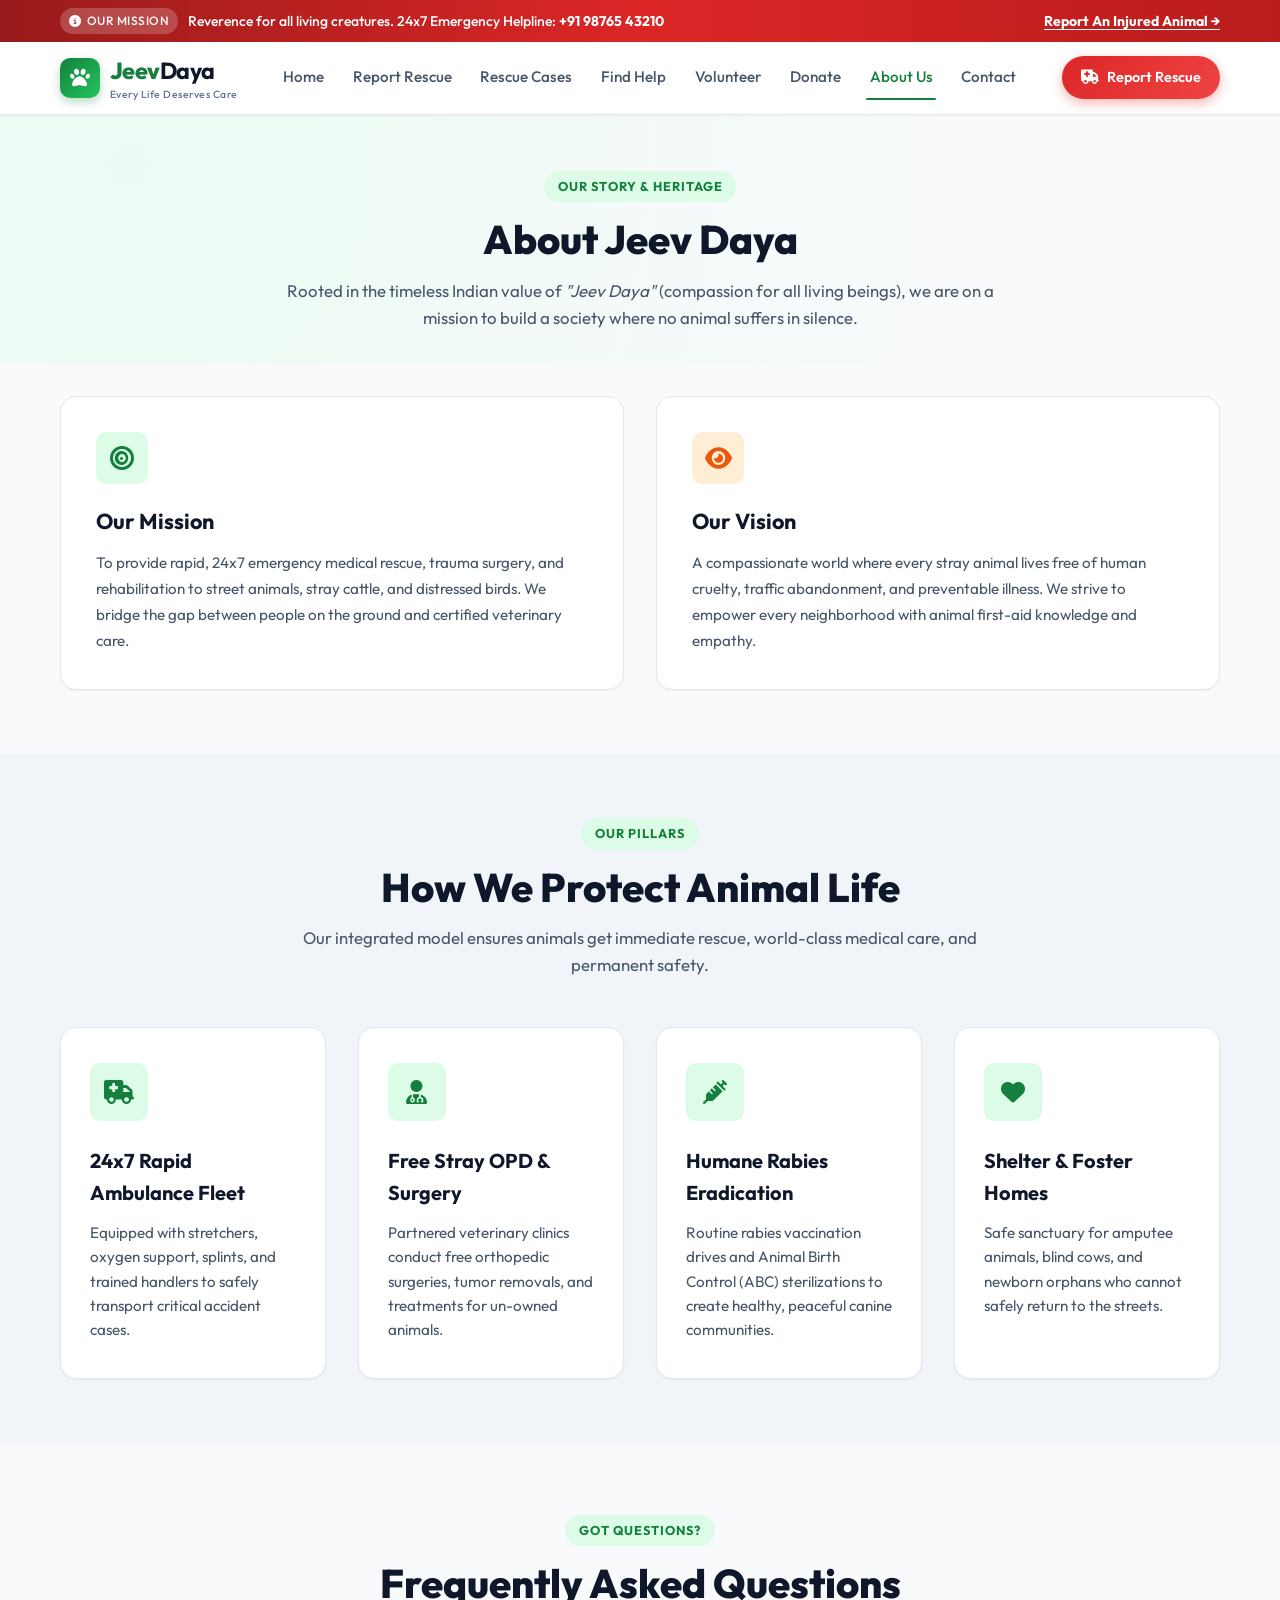
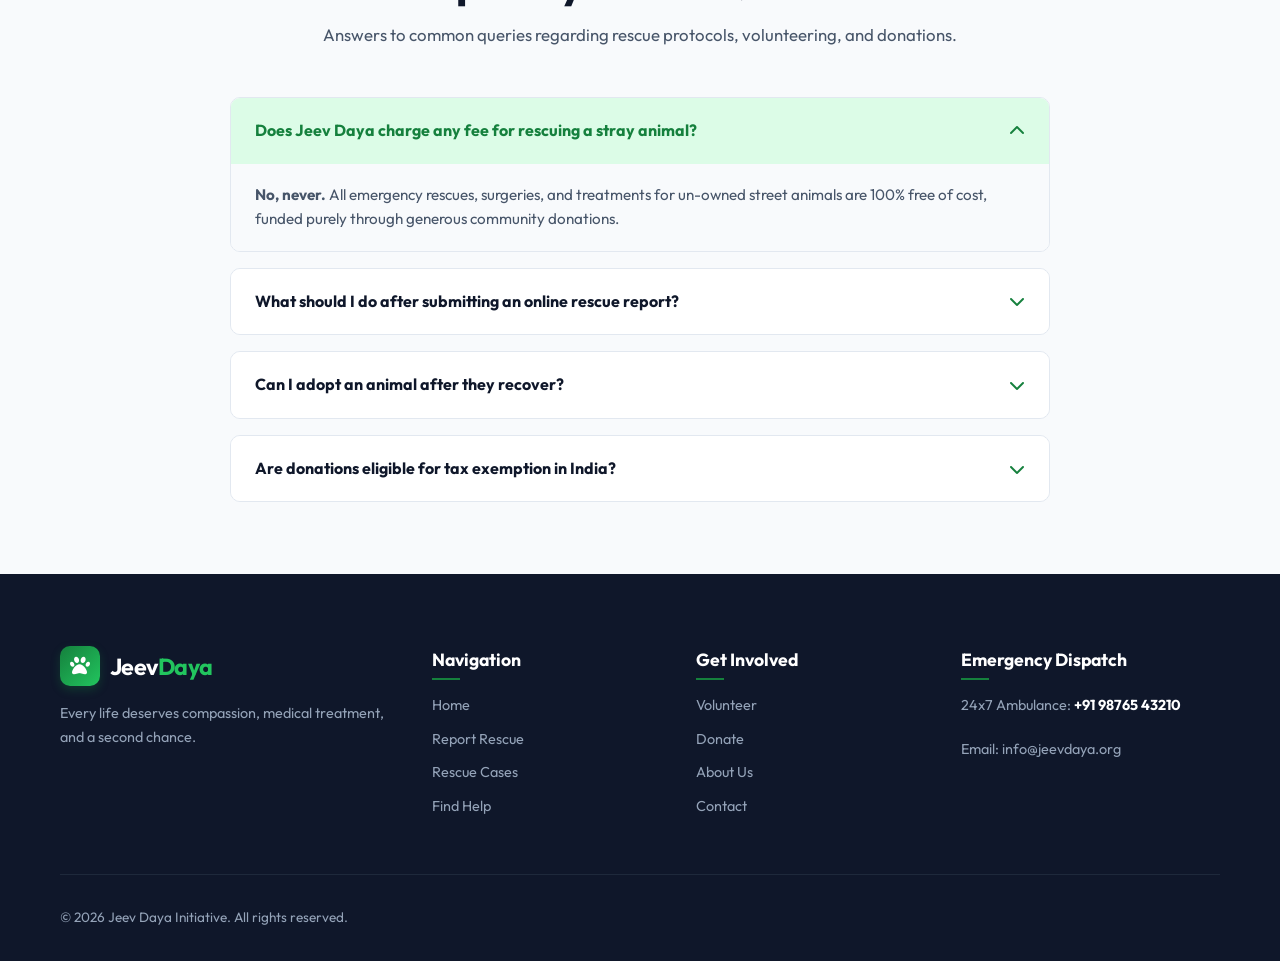
<file: about.html>
<!DOCTYPE html>
<html lang="en">
<head>
  <meta charset="UTF-8">
  <meta name="viewport" content="width=device-width, initial-scale=1.0">
  <title>About Us | Jeev Daya Animal Rescue & Welfare Initiative</title>
  <meta name="description" content="Learn about Jeev Daya's founding story, mission, veterinary doctors, rescue fleet, and values of compassion towards all sentient beings.">

  <!-- Fonts & Icons -->
  <link rel="preconnect" href="https://fonts.googleapis.com">
  <link rel="preconnect" href="https://fonts.gstatic.com" crossorigin>
  <link href="https://fonts.googleapis.com/css2?family=Outfit:wght@400;500;600;700;800&display=swap" rel="stylesheet">
  <link rel="stylesheet" href="https://cdnjs.cloudflare.com/ajax/libs/font-awesome/6.5.1/css/all.min.css">
  
  <!-- Custom Stylesheet -->
  <link rel="stylesheet" href="css/style.css">
</head>
<body>

  <!-- Top Emergency Ticker -->
  <div class="emergency-topbar">
    <div class="container emergency-topbar-content">
      <div class="emergency-topbar-left">
        <span class="pulse-badge"><i class="fa-solid fa-circle-info"></i> Our Mission</span>
        <span>Reverence for all living creatures. 24x7 Emergency Helpline: <strong>+91 98765 43210</strong></span>
      </div>
      <div>
        <a href="report-rescue.html">Report An Injured Animal &rarr;</a>
      </div>
    </div>
  </div>

  <!-- Header -->
  <header class="header">
    <div class="container navbar">
      <a href="index.html" class="logo">
        <div class="logo-icon"><i class="fa-solid fa-paw"></i></div>
        <div>
          Jeev<span>Daya</span>
          <small>Every Life Deserves Care</small>
        </div>
      </a>

      <!-- Desktop Nav -->
      <nav class="nav-links">
        <a href="index.html">Home</a>
        <a href="report-rescue.html">Report Rescue</a>
        <a href="rescue-cases.html">Rescue Cases</a>
        <a href="find-help.html">Find Help</a>
        <a href="volunteer.html">Volunteer</a>
        <a href="donate.html">Donate</a>
        <a href="about.html" class="active">About Us</a>
        <a href="contact.html">Contact</a>
      </nav>

      <div class="nav-cta">
        <a href="report-rescue.html" class="emergency-btn">
          <i class="fa-solid fa-truck-medical"></i>
          <span>Report Rescue</span>
        </a>
        <button class="hamburger-btn" id="hamburger-btn" aria-label="Toggle Navigation Menu">
          <i class="fa-solid fa-bars"></i>
        </button>
      </div>
    </div>

    <!-- Mobile Drawer -->
    <div class="mobile-nav" id="mobile-nav">
      <a href="index.html"><i class="fa-solid fa-house"></i> Home</a>
      <a href="report-rescue.html"><i class="fa-solid fa-truck-medical"></i> Report Rescue</a>
      <a href="rescue-cases.html"><i class="fa-solid fa-paw"></i> Rescue Cases</a>
      <a href="find-help.html"><i class="fa-solid fa-hospital"></i> Find Help (Vets)</a>
      <a href="volunteer.html"><i class="fa-solid fa-handshake-angle"></i> Volunteer</a>
      <a href="donate.html"><i class="fa-solid fa-heart"></i> Donate</a>
      <a href="about.html" class="active"><i class="fa-solid fa-circle-info"></i> About Us</a>
      <a href="contact.html"><i class="fa-solid fa-phone"></i> Contact</a>
    </div>
  </header>

  <!-- Page Banner -->
  <section style="background: radial-gradient(circle at 10% 20%, rgba(220, 252, 231, 0.45) 0%, rgba(248, 250, 252, 0.95) 70%); padding: 3.5rem 0 2rem;">
    <div class="container text-center" style="max-width: 750px; margin: 0 auto; text-align: center;">
      <span class="section-tag">Our Story & Heritage</span>
      <h1 class="section-title">About Jeev Daya</h1>
      <p class="section-desc">
        Rooted in the timeless Indian value of <em>"Jeev Daya"</em> (compassion for all living beings), we are on a mission to build a society where no animal suffers in silence.
      </p>
    </div>
  </section>

  <!-- Mission & Vision -->
  <section style="padding: 2rem 0 4rem;">
    <div class="container">
      <div style="display: grid; grid-template-columns: 1fr 1fr; gap: 2rem;">
        
        <div style="background: #ffffff; border: 1px solid var(--border-color); border-radius: var(--radius-lg); padding: 2.2rem; box-shadow: var(--shadow-sm);">
          <div style="width: 52px; height: 52px; background: var(--primary-light); color: var(--primary); border-radius: var(--radius-md); display: flex; align-items: center; justify-content: center; font-size: 1.5rem; margin-bottom: 1.25rem;">
            <i class="fa-solid fa-bullseye"></i>
          </div>
          <h3 style="font-size: 1.35rem; font-weight: 700; margin-bottom: 0.75rem;">Our Mission</h3>
          <p style="color: var(--text-muted); line-height: 1.7; font-size: 0.95rem;">
            To provide rapid, 24x7 emergency medical rescue, trauma surgery, and rehabilitation to street animals, stray cattle, and distressed birds. We bridge the gap between people on the ground and certified veterinary care.
          </p>
        </div>

        <div style="background: #ffffff; border: 1px solid var(--border-color); border-radius: var(--radius-lg); padding: 2.2rem; box-shadow: var(--shadow-sm);">
          <div style="width: 52px; height: 52px; background: var(--accent-orange-light); color: var(--accent-orange); border-radius: var(--radius-md); display: flex; align-items: center; justify-content: center; font-size: 1.5rem; margin-bottom: 1.25rem;">
            <i class="fa-solid fa-eye"></i>
          </div>
          <h3 style="font-size: 1.35rem; font-weight: 700; margin-bottom: 0.75rem;">Our Vision</h3>
          <p style="color: var(--text-muted); line-height: 1.7; font-size: 0.95rem;">
            A compassionate world where every stray animal lives free of human cruelty, traffic abandonment, and preventable illness. We strive to empower every neighborhood with animal first-aid knowledge and empathy.
          </p>
        </div>

      </div>
    </div>
  </section>

  <!-- 4 Core Pillars -->
  <section style="background: var(--bg-alt); padding: 4rem 0;">
    <div class="container">
      <div class="section-header">
        <span class="section-tag">Our Pillars</span>
        <h2 class="section-title">How We Protect Animal Life</h2>
        <p class="section-desc">Our integrated model ensures animals get immediate rescue, world-class medical care, and permanent safety.</p>
      </div>

      <div class="steps-grid">
        <div class="step-card">
          <div class="step-icon"><i class="fa-solid fa-truck-medical"></i></div>
          <h3>24x7 Rapid Ambulance Fleet</h3>
          <p>Equipped with stretchers, oxygen support, splints, and trained handlers to safely transport critical accident cases.</p>
        </div>

        <div class="step-card">
          <div class="step-icon"><i class="fa-solid fa-user-doctor"></i></div>
          <h3>Free Stray OPD & Surgery</h3>
          <p>Partnered veterinary clinics conduct free orthopedic surgeries, tumor removals, and treatments for un-owned animals.</p>
        </div>

        <div class="step-card">
          <div class="step-icon"><i class="fa-solid fa-syringe"></i></div>
          <h3>Humane Rabies Eradication</h3>
          <p>Routine rabies vaccination drives and Animal Birth Control (ABC) sterilizations to create healthy, peaceful canine communities.</p>
        </div>

        <div class="step-card">
          <div class="step-icon"><i class="fa-solid fa-heart"></i></div>
          <h3>Shelter & Foster Homes</h3>
          <p>Safe sanctuary for amputee animals, blind cows, and newborn orphans who cannot safely return to the streets.</p>
        </div>
      </div>
    </div>
  </section>

  <!-- FAQ Section -->
  <section id="faq">
    <div class="container">
      <div class="section-header">
        <span class="section-tag">Got Questions?</span>
        <h2 class="section-title">Frequently Asked Questions</h2>
        <p class="section-desc">Answers to common queries regarding rescue protocols, volunteering, and donations.</p>
      </div>

      <div class="accordion-list" style="max-width: 820px; margin: 0 auto;">
        
        <div class="accordion-item active">
          <div class="accordion-header">
            <span>Does Jeev Daya charge any fee for rescuing a stray animal?</span>
            <i class="fa-solid fa-chevron-down"></i>
          </div>
          <div class="accordion-content">
            <p>
              <strong>No, never.</strong> All emergency rescues, surgeries, and treatments for un-owned street animals are 100% free of cost, funded purely through generous community donations.
            </p>
          </div>
        </div>

        <div class="accordion-item">
          <div class="accordion-header">
            <span>What should I do after submitting an online rescue report?</span>
            <i class="fa-solid fa-chevron-down"></i>
          </div>
          <div class="accordion-content">
            <p>
              Once submitted, our dispatch system assigns your report a Ticket ID. Please keep your phone accessible. If possible, stay at a safe distance near the animal until the ambulance arrives so they don't wander off.
            </p>
          </div>
        </div>

        <div class="accordion-item">
          <div class="accordion-header">
            <span>Can I adopt an animal after they recover?</span>
            <i class="fa-solid fa-chevron-down"></i>
          </div>
          <div class="accordion-content">
            <p>
              Absolutely! In our <a href="rescue-cases.html" style="color: var(--primary); text-decoration: underline;">Rescue Cases</a> section, animals marked with the green <em>"Ready For Adoption"</em> badge are vaccinated, dewormed, and eager for loving forever homes.
            </p>
          </div>
        </div>

        <div class="accordion-item">
          <div class="accordion-header">
            <span>Are donations eligible for tax exemption in India?</span>
            <i class="fa-solid fa-chevron-down"></i>
          </div>
          <div class="accordion-content">
            <p>
              Yes. Jeev Daya is a registered charitable trust. All donations are 50% tax-exempt under Section 80G of the Indian Income Tax Act. A digital tax receipt is issued instantly upon donation.
            </p>
          </div>
        </div>

      </div>
    </div>
  </section>

  <!-- Footer -->
  <footer class="footer">
    <div class="container">
      <div class="footer-grid">
        <div class="footer-col">
          <div class="logo" style="margin-bottom: 1rem;">
            <div class="logo-icon"><i class="fa-solid fa-paw"></i></div>
            <div><span style="color: #fff;">Jeev</span><span style="color: #22c55e;">Daya</span></div>
          </div>
          <p>Every life deserves compassion, medical treatment, and a second chance.</p>
        </div>
        <div class="footer-col">
          <h4>Navigation</h4>
          <div class="footer-links">
            <a href="index.html">Home</a>
            <a href="report-rescue.html">Report Rescue</a>
            <a href="rescue-cases.html">Rescue Cases</a>
            <a href="find-help.html">Find Help</a>
          </div>
        </div>
        <div class="footer-col">
          <h4>Get Involved</h4>
          <div class="footer-links">
            <a href="volunteer.html">Volunteer</a>
            <a href="donate.html">Donate</a>
            <a href="about.html">About Us</a>
            <a href="contact.html">Contact</a>
          </div>
        </div>
        <div class="footer-col">
          <h4>Emergency Dispatch</h4>
          <p>24x7 Ambulance: <strong style="color: #fff;">+91 98765 43210</strong></p>
          <p>Email: info@jeevdaya.org</p>
        </div>
      </div>
      <div class="footer-bottom">
        <div>&copy; 2026 Jeev Daya Initiative. All rights reserved.</div>
      </div>
    </div>
  </footer>

  <!-- Scripts -->
  <script src="js/data.js"></script>
  <script src="js/main.js"></script>
</body>
</html>
</file>
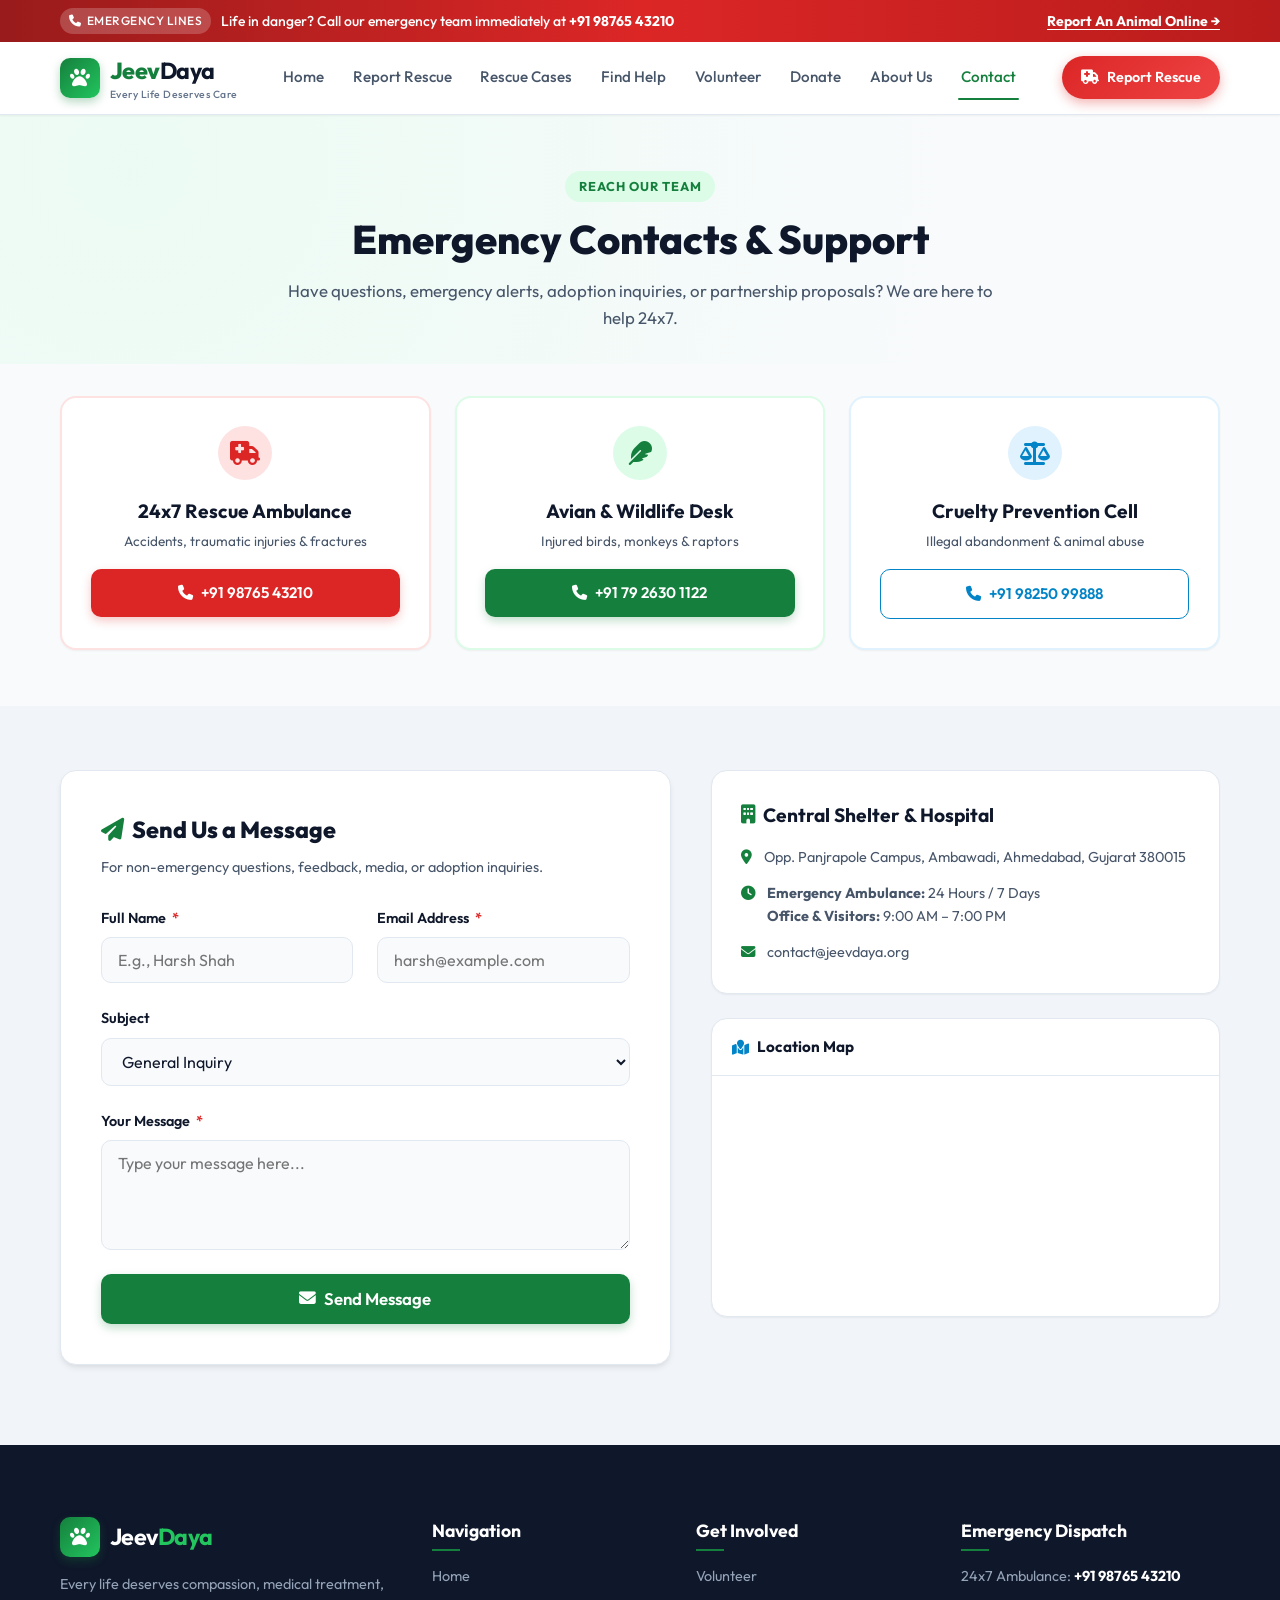
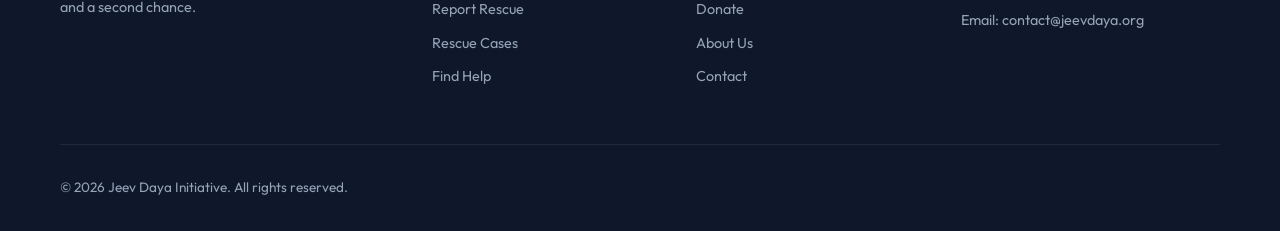
<file: contact.html>
<!DOCTYPE html>
<html lang="en">
<head>
  <meta charset="UTF-8">
  <meta name="viewport" content="width=device-width, initial-scale=1.0">
  <title>Contact Us & Emergency Helplines | Jeev Daya</title>
  <meta name="description" content="Reach the 24x7 animal rescue hotline, shelter addresses, wildlife care centers, and cruelty report desk.">

  <!-- Fonts & Icons -->
  <link rel="preconnect" href="https://fonts.googleapis.com">
  <link rel="preconnect" href="https://fonts.gstatic.com" crossorigin>
  <link href="https://fonts.googleapis.com/css2?family=Outfit:wght@400;500;600;700;800&display=swap" rel="stylesheet">
  <link rel="stylesheet" href="https://cdnjs.cloudflare.com/ajax/libs/font-awesome/6.5.1/css/all.min.css">
  
  <!-- Custom Stylesheet -->
  <link rel="stylesheet" href="css/style.css">
</head>
<body>

  <!-- Top Emergency Ticker -->
  <div class="emergency-topbar">
    <div class="container emergency-topbar-content">
      <div class="emergency-topbar-left">
        <span class="pulse-badge"><i class="fa-solid fa-phone"></i> Emergency Lines</span>
        <span>Life in danger? Call our emergency team immediately at <strong>+91 98765 43210</strong></span>
      </div>
      <div>
        <a href="report-rescue.html">Report An Animal Online &rarr;</a>
      </div>
    </div>
  </div>

  <!-- Header -->
  <header class="header">
    <div class="container navbar">
      <a href="index.html" class="logo">
        <div class="logo-icon"><i class="fa-solid fa-paw"></i></div>
        <div>
          Jeev<span>Daya</span>
          <small>Every Life Deserves Care</small>
        </div>
      </a>

      <!-- Desktop Nav -->
      <nav class="nav-links">
        <a href="index.html">Home</a>
        <a href="report-rescue.html">Report Rescue</a>
        <a href="rescue-cases.html">Rescue Cases</a>
        <a href="find-help.html">Find Help</a>
        <a href="volunteer.html">Volunteer</a>
        <a href="donate.html">Donate</a>
        <a href="about.html">About Us</a>
        <a href="contact.html" class="active">Contact</a>
      </nav>

      <div class="nav-cta">
        <a href="report-rescue.html" class="emergency-btn">
          <i class="fa-solid fa-truck-medical"></i>
          <span>Report Rescue</span>
        </a>
        <button class="hamburger-btn" id="hamburger-btn" aria-label="Toggle Navigation Menu">
          <i class="fa-solid fa-bars"></i>
        </button>
      </div>
    </div>

    <!-- Mobile Drawer -->
    <div class="mobile-nav" id="mobile-nav">
      <a href="index.html"><i class="fa-solid fa-house"></i> Home</a>
      <a href="report-rescue.html"><i class="fa-solid fa-truck-medical"></i> Report Rescue</a>
      <a href="rescue-cases.html"><i class="fa-solid fa-paw"></i> Rescue Cases</a>
      <a href="find-help.html"><i class="fa-solid fa-hospital"></i> Find Help (Vets)</a>
      <a href="volunteer.html"><i class="fa-solid fa-handshake-angle"></i> Volunteer</a>
      <a href="donate.html"><i class="fa-solid fa-heart"></i> Donate</a>
      <a href="about.html"><i class="fa-solid fa-circle-info"></i> About Us</a>
      <a href="contact.html" class="active"><i class="fa-solid fa-phone"></i> Contact</a>
    </div>
  </header>

  <!-- Page Banner -->
  <section style="background: radial-gradient(circle at 10% 20%, rgba(220, 252, 231, 0.45) 0%, rgba(248, 250, 252, 0.95) 70%); padding: 3.5rem 0 2rem;">
    <div class="container text-center" style="max-width: 750px; margin: 0 auto; text-align: center;">
      <span class="section-tag">Reach Our Team</span>
      <h1 class="section-title">Emergency Contacts & Support</h1>
      <p class="section-desc">
        Have questions, emergency alerts, adoption inquiries, or partnership proposals? We are here to help 24x7.
      </p>
    </div>
  </section>

  <!-- Emergency Helplines Cards -->
  <section style="padding: 2rem 0 3.5rem;">
    <div class="container">
      <div style="display: grid; grid-template-columns: repeat(auto-fit, minmax(280px, 1fr)); gap: 1.5rem;">
        
        <div style="background: #ffffff; border: 2px solid var(--accent-red-light); border-radius: var(--radius-lg); padding: 1.8rem; box-shadow: var(--shadow-sm); text-align: center;">
          <div style="width: 54px; height: 54px; background: var(--accent-red-light); color: var(--accent-red); border-radius: 50%; display: flex; align-items: center; justify-content: center; font-size: 1.5rem; margin: 0 auto 1rem;">
            <i class="fa-solid fa-truck-medical"></i>
          </div>
          <h3 style="font-size: 1.2rem; font-weight: 700; margin-bottom: 0.25rem;">24x7 Rescue Ambulance</h3>
          <p style="font-size: 0.85rem; color: var(--text-muted); margin-bottom: 1rem;">Accidents, traumatic injuries & fractures</p>
          <a href="tel:+919876543210" class="btn btn-danger btn-block">
            <i class="fa-solid fa-phone"></i> +91 98765 43210
          </a>
        </div>

        <div style="background: #ffffff; border: 2px solid var(--primary-light); border-radius: var(--radius-lg); padding: 1.8rem; box-shadow: var(--shadow-sm); text-align: center;">
          <div style="width: 54px; height: 54px; background: var(--primary-light); color: var(--primary); border-radius: 50%; display: flex; align-items: center; justify-content: center; font-size: 1.5rem; margin: 0 auto 1rem;">
            <i class="fa-solid fa-feather"></i>
          </div>
          <h3 style="font-size: 1.2rem; font-weight: 700; margin-bottom: 0.25rem;">Avian & Wildlife Desk</h3>
          <p style="font-size: 0.85rem; color: var(--text-muted); margin-bottom: 1rem;">Injured birds, monkeys & raptors</p>
          <a href="tel:+917926301122" class="btn btn-primary btn-block">
            <i class="fa-solid fa-phone"></i> +91 79 2630 1122
          </a>
        </div>

        <div style="background: #ffffff; border: 2px solid var(--accent-blue-light); border-radius: var(--radius-lg); padding: 1.8rem; box-shadow: var(--shadow-sm); text-align: center;">
          <div style="width: 54px; height: 54px; background: var(--accent-blue-light); color: var(--accent-blue); border-radius: 50%; display: flex; align-items: center; justify-content: center; font-size: 1.5rem; margin: 0 auto 1rem;">
            <i class="fa-solid fa-scale-balanced"></i>
          </div>
          <h3 style="font-size: 1.2rem; font-weight: 700; margin-bottom: 0.25rem;">Cruelty Prevention Cell</h3>
          <p style="font-size: 0.85rem; color: var(--text-muted); margin-bottom: 1rem;">Illegal abandonment & animal abuse</p>
          <a href="tel:+919825099888" class="btn btn-outline btn-block" style="border-color: var(--accent-blue); color: var(--accent-blue);">
            <i class="fa-solid fa-phone"></i> +91 98250 99888
          </a>
        </div>

      </div>
    </div>
  </section>

  <!-- Contact Form & Headquarters Map Section -->
  <section style="background: var(--bg-alt); padding: 4rem 0 5rem;">
    <div class="container">
      <div style="display: grid; grid-template-columns: 1.2fr 1fr; gap: 2.5rem; align-items: start;">
        
        <!-- Contact Form -->
        <div class="form-card">
          <h2 style="font-size: 1.45rem; font-weight: 800; margin-bottom: 0.5rem; display: flex; align-items: center; gap: 0.5rem;">
            <i class="fa-solid fa-paper-plane" style="color: var(--primary);"></i> Send Us a Message
          </h2>
          <p style="color: var(--text-muted); font-size: 0.9rem; margin-bottom: 1.75rem;">
            For non-emergency questions, feedback, media, or adoption inquiries.
          </p>

          <form id="contact-inquiry-form">
            <div class="form-grid">
              
              <div class="form-group">
                <label for="contact-name" class="form-label">Full Name <span class="req">*</span></label>
                <input type="text" id="contact-name" class="form-control" placeholder="E.g., Harsh Shah" required>
              </div>

              <div class="form-group">
                <label for="contact-email" class="form-label">Email Address <span class="req">*</span></label>
                <input type="email" id="contact-email" class="form-control" placeholder="harsh@example.com" required>
              </div>

              <div class="form-group col-span-2">
                <label for="contact-subject" class="form-label">Subject</label>
                <select id="contact-subject" class="form-control">
                  <option value="General Inquiry">General Inquiry</option>
                  <option value="Adoption Query">Adopting an Animal</option>
                  <option value="Volunteering Question">Volunteering Opportunities</option>
                  <option value="Corporate / CSR Partnership">Corporate / CSR Partnership</option>
                  <option value="Feedback / Suggestion">Feedback / Suggestion</option>
                </select>
              </div>

              <div class="form-group col-span-2">
                <label for="contact-message" class="form-label">Your Message <span class="req">*</span></label>
                <textarea id="contact-message" class="form-control" placeholder="Type your message here..." required></textarea>
              </div>

            </div>

            <div style="margin-top: 1.5rem;">
              <button type="submit" class="btn btn-primary btn-lg btn-block" id="contact-submit-btn">
                <i class="fa-solid fa-envelope"></i> Send Message
              </button>
            </div>
          </form>
        </div>

        <!-- Headquarters & Center Locations -->
        <div style="display: flex; flex-direction: column; gap: 1.5rem;">
          
          <div style="background: #ffffff; border: 1px solid var(--border-color); border-radius: var(--radius-lg); padding: 1.8rem; box-shadow: var(--shadow-sm);">
            <h3 style="font-size: 1.2rem; font-weight: 700; margin-bottom: 1rem; display: flex; align-items: center; gap: 0.5rem;">
              <i class="fa-solid fa-building" style="color: var(--primary);"></i> Central Shelter & Hospital
            </h3>
            
            <div style="display: flex; flex-direction: column; gap: 0.8rem; font-size: 0.9rem; color: var(--text-muted);">
              <div style="display: flex; gap: 0.75rem; align-items: flex-start;">
                <i class="fa-solid fa-location-dot" style="color: var(--primary); margin-top: 0.25rem;"></i>
                <span>Opp. Panjrapole Campus, Ambawadi, Ahmedabad, Gujarat 380015</span>
              </div>
              <div style="display: flex; gap: 0.75rem; align-items: flex-start;">
                <i class="fa-solid fa-clock" style="color: var(--primary); margin-top: 0.25rem;"></i>
                <span><strong>Emergency Ambulance:</strong> 24 Hours / 7 Days<br><strong>Office & Visitors:</strong> 9:00 AM – 7:00 PM</span>
              </div>
              <div style="display: flex; gap: 0.75rem; align-items: flex-start;">
                <i class="fa-solid fa-envelope" style="color: var(--primary); margin-top: 0.25rem;"></i>
                <span>contact@jeevdaya.org</span>
              </div>
            </div>
          </div>

          <!-- Embedded Map Card -->
          <div style="background: #ffffff; border: 1px solid var(--border-color); border-radius: var(--radius-lg); overflow: hidden; box-shadow: var(--shadow-sm);">
            <div style="padding: 1rem 1.25rem; font-weight: 700; font-size: 0.95rem; border-bottom: 1px solid var(--border-color); display: flex; align-items: center; gap: 0.5rem;">
              <i class="fa-solid fa-map-location" style="color: var(--accent-blue);"></i> Location Map
            </div>
            <iframe 
              src="https://www.google.com/maps/embed?pb=!1m18!1m12!1m3!1d117502.82565538676!2d72.48833895!3d23.0201818!2m3!1f0!2f0!3f0!3m2!1i1024!2i768!4f13.1!3m3!1m2!1s0x395e848aba5bd449%3A0x4fcedd11614f6516!2sAhmedabad%2C%20Gujarat!5e0!3m2!1sen!2sin!4v1700000000000!5m2!1sen!2sin" 
              width="100%" 
              height="240" 
              style="border:0; display: block;" 
              allowfullscreen="" 
              loading="lazy" 
              referrerpolicy="no-referrer-when-downgrade"
              title="Jeev Daya Central Office Location Map">
            </iframe>
          </div>

        </div>

      </div>
    </div>
  </section>

  <!-- Footer -->
  <footer class="footer">
    <div class="container">
      <div class="footer-grid">
        <div class="footer-col">
          <div class="logo" style="margin-bottom: 1rem;">
            <div class="logo-icon"><i class="fa-solid fa-paw"></i></div>
            <div><span style="color: #fff;">Jeev</span><span style="color: #22c55e;">Daya</span></div>
          </div>
          <p>Every life deserves compassion, medical treatment, and a second chance.</p>
        </div>
        <div class="footer-col">
          <h4>Navigation</h4>
          <div class="footer-links">
            <a href="index.html">Home</a>
            <a href="report-rescue.html">Report Rescue</a>
            <a href="rescue-cases.html">Rescue Cases</a>
            <a href="find-help.html">Find Help</a>
          </div>
        </div>
        <div class="footer-col">
          <h4>Get Involved</h4>
          <div class="footer-links">
            <a href="volunteer.html">Volunteer</a>
            <a href="donate.html">Donate</a>
            <a href="about.html">About Us</a>
            <a href="contact.html">Contact</a>
          </div>
        </div>
        <div class="footer-col">
          <h4>Emergency Dispatch</h4>
          <p>24x7 Ambulance: <strong style="color: #fff;">+91 98765 43210</strong></p>
          <p>Email: contact@jeevdaya.org</p>
        </div>
      </div>
      <div class="footer-bottom">
        <div>&copy; 2026 Jeev Daya Initiative. All rights reserved.</div>
      </div>
    </div>
  </footer>

  <!-- Scripts -->
  <script src="js/data.js"></script>
  <script src="js/main.js"></script>
</body>
</html>
</file>
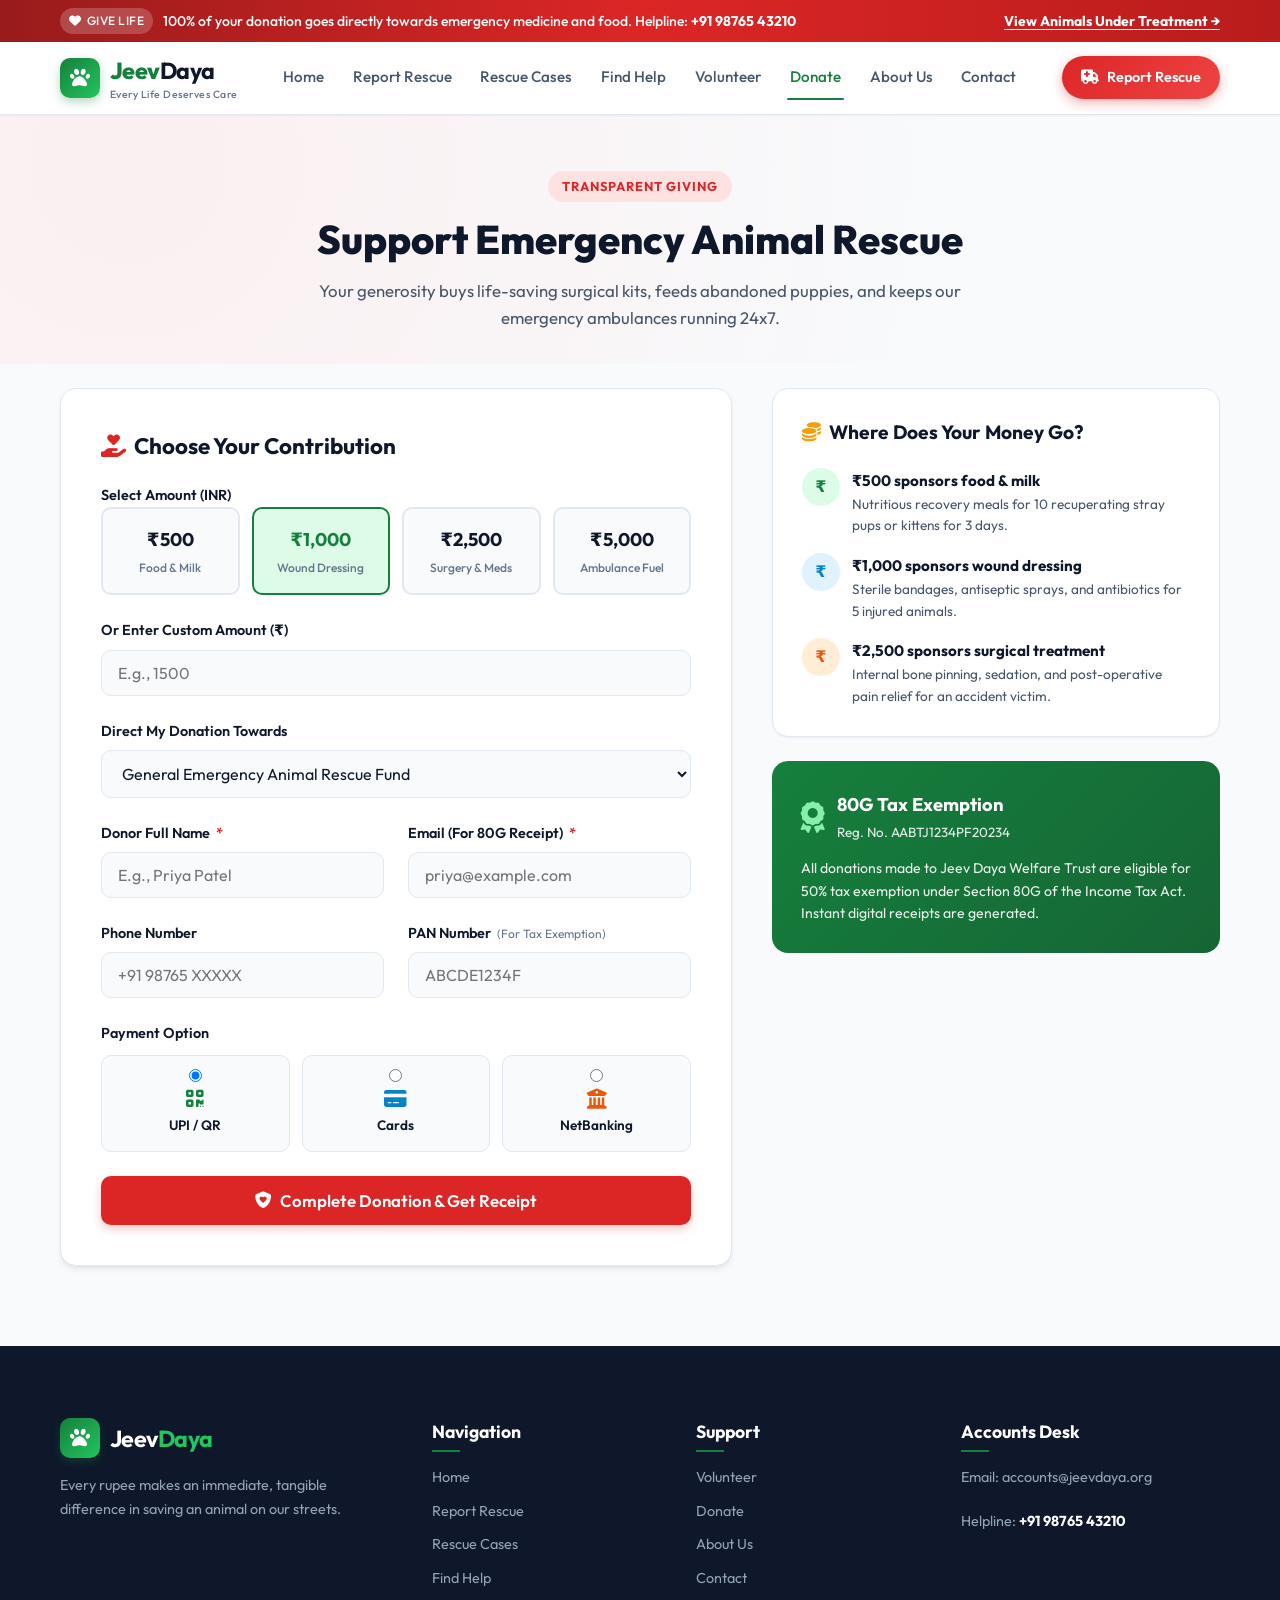
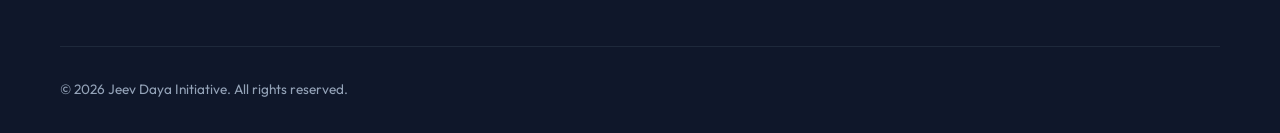
<file: donate.html>
<!DOCTYPE html>
<html lang="en">
<head>
  <meta charset="UTF-8">
  <meta name="viewport" content="width=device-width, initial-scale=1.0">
  <title>Donate & Save Lives | Jeev Daya Animal Rescue Trust</title>
  <meta name="description" content="Support emergency animal rescue operations, surgeries, medication, and animal shelter care. All donations are 80G tax-exempt.">

  <!-- Fonts & Icons -->
  <link rel="preconnect" href="https://fonts.googleapis.com">
  <link rel="preconnect" href="https://fonts.gstatic.com" crossorigin>
  <link href="https://fonts.googleapis.com/css2?family=Outfit:wght@400;500;600;700;800&display=swap" rel="stylesheet">
  <link rel="stylesheet" href="https://cdnjs.cloudflare.com/ajax/libs/font-awesome/6.5.1/css/all.min.css">
  
  <!-- Custom Stylesheet -->
  <link rel="stylesheet" href="css/style.css">
</head>
<body>

  <!-- Top Emergency Ticker -->
  <div class="emergency-topbar">
    <div class="container emergency-topbar-content">
      <div class="emergency-topbar-left">
        <span class="pulse-badge"><i class="fa-solid fa-heart"></i> Give Life</span>
        <span>100% of your donation goes directly towards emergency medicine and food. Helpline: <strong>+91 98765 43210</strong></span>
      </div>
      <div>
        <a href="rescue-cases.html">View Animals Under Treatment &rarr;</a>
      </div>
    </div>
  </div>

  <!-- Header -->
  <header class="header">
    <div class="container navbar">
      <a href="index.html" class="logo">
        <div class="logo-icon"><i class="fa-solid fa-paw"></i></div>
        <div>
          Jeev<span>Daya</span>
          <small>Every Life Deserves Care</small>
        </div>
      </a>

      <!-- Desktop Nav -->
      <nav class="nav-links">
        <a href="index.html">Home</a>
        <a href="report-rescue.html">Report Rescue</a>
        <a href="rescue-cases.html">Rescue Cases</a>
        <a href="find-help.html">Find Help</a>
        <a href="volunteer.html">Volunteer</a>
        <a href="donate.html" class="active">Donate</a>
        <a href="about.html">About Us</a>
        <a href="contact.html">Contact</a>
      </nav>

      <div class="nav-cta">
        <a href="report-rescue.html" class="emergency-btn">
          <i class="fa-solid fa-truck-medical"></i>
          <span>Report Rescue</span>
        </a>
        <button class="hamburger-btn" id="hamburger-btn" aria-label="Toggle Navigation Menu">
          <i class="fa-solid fa-bars"></i>
        </button>
      </div>
    </div>

    <!-- Mobile Drawer -->
    <div class="mobile-nav" id="mobile-nav">
      <a href="index.html"><i class="fa-solid fa-house"></i> Home</a>
      <a href="report-rescue.html"><i class="fa-solid fa-truck-medical"></i> Report Rescue</a>
      <a href="rescue-cases.html"><i class="fa-solid fa-paw"></i> Rescue Cases</a>
      <a href="find-help.html"><i class="fa-solid fa-hospital"></i> Find Help (Vets)</a>
      <a href="volunteer.html"><i class="fa-solid fa-handshake-angle"></i> Volunteer</a>
      <a href="donate.html" class="active"><i class="fa-solid fa-heart"></i> Donate</a>
      <a href="about.html"><i class="fa-solid fa-circle-info"></i> About Us</a>
      <a href="contact.html"><i class="fa-solid fa-phone"></i> Contact</a>
    </div>
  </header>

  <!-- Page Banner -->
  <section style="background: radial-gradient(circle at 10% 20%, rgba(254, 226, 226, 0.45) 0%, rgba(248, 250, 252, 0.95) 70%); padding: 3.5rem 0 2rem;">
    <div class="container text-center" style="max-width: 750px; margin: 0 auto; text-align: center;">
      <span class="section-tag tag-danger">Transparent Giving</span>
      <h1 class="section-title">Support Emergency Animal Rescue</h1>
      <p class="section-desc">
        Your generosity buys life-saving surgical kits, feeds abandoned puppies, and keeps our emergency ambulances running 24x7.
      </p>
    </div>
  </section>

  <!-- Main Donation Section -->
  <section style="padding: 1.5rem 0 5rem;">
    <div class="container">
      
      <!-- Notice if user is funding a specific case -->
      <div id="prefilled-case-notice" style="display: none; background: #fee2e2; border: 1.5px solid #dc2626; color: #991b1b; padding: 1rem 1.5rem; border-radius: var(--radius-md); margin-bottom: 2rem; font-size: 0.95rem;">
      </div>

      <div style="display: grid; grid-template-columns: 1.8fr 1.2fr; gap: 2.5rem; align-items: start;">
        
        <!-- Donation Form -->
        <div class="form-card">
          <h2 style="font-size: 1.4rem; font-weight: 700; margin-bottom: 1.25rem; display: flex; align-items: center; gap: 0.5rem;">
            <i class="fa-solid fa-hand-holding-heart" style="color: var(--accent-red);"></i> Choose Your Contribution
          </h2>

          <form id="donation-form">
            <!-- Preset Amount Tiers -->
            <label class="form-label">Select Amount (INR)</label>
            <div class="donation-tiers">
              <div class="tier-btn" data-amount="500">
                ₹500
                <span>Food & Milk</span>
              </div>
              <div class="tier-btn active" data-amount="1000">
                ₹1,000
                <span>Wound Dressing</span>
              </div>
              <div class="tier-btn" data-amount="2500">
                ₹2,500
                <span>Surgery & Meds</span>
              </div>
              <div class="tier-btn" data-amount="5000">
                ₹5,000
                <span>Ambulance Fuel</span>
              </div>
            </div>

            <!-- Custom Amount -->
            <div class="form-group" style="margin-bottom: 1.5rem;">
              <label for="custom-amount" class="form-label">Or Enter Custom Amount (₹)</label>
              <input type="number" id="custom-amount" class="form-control" placeholder="E.g., 1500" min="50">
            </div>

            <!-- Purpose of Donation -->
            <div class="form-group" style="margin-bottom: 1.5rem;">
              <label for="donation-cause" class="form-label">Direct My Donation Towards</label>
              <select id="donation-cause" class="form-control">
                <option value="General Emergency Fund">General Emergency Animal Rescue Fund</option>
                <option value="Hit & Run Surgeries">Trauma & Orthopedic Surgery Center</option>
                <option value="Avian Wing Center">Bird & Wildlife Emergency Ward</option>
                <option value="Stray Feeding">Stray Dog & Cow Daily Feeding Drive</option>
                <option value="Winter Shelter">Reflective Collars & Winter Blankets</option>
              </select>
            </div>

            <!-- Donor Personal Details -->
            <div class="form-grid">
              <div class="form-group">
                <label for="donor-name" class="form-label">Donor Full Name <span class="req">*</span></label>
                <input type="text" id="donor-name" class="form-control" placeholder="E.g., Priya Patel" required>
              </div>

              <div class="form-group">
                <label for="donor-email" class="form-label">Email (For 80G Receipt) <span class="req">*</span></label>
                <input type="email" id="donor-email" class="form-control" placeholder="priya@example.com" required>
              </div>

              <div class="form-group">
                <label for="donor-phone" class="form-label">Phone Number</label>
                <input type="tel" id="donor-phone" class="form-control" placeholder="+91 98765 XXXXX">
              </div>

              <div class="form-group">
                <label for="donor-pan" class="form-label">PAN Number <small style="font-weight: normal; color: var(--text-light);">(For Tax Exemption)</small></label>
                <input type="text" id="donor-pan" class="form-control" placeholder="ABCDE1234F" maxlength="10" style="text-transform: uppercase;">
              </div>
            </div>

            <!-- Payment Simulation Choices -->
            <div style="margin: 1.5rem 0;">
              <label class="form-label" style="margin-bottom: 0.6rem;">Payment Option</label>
              <div style="display: grid; grid-template-columns: repeat(3, 1fr); gap: 0.75rem;">
                <label style="border: 1.5px solid var(--border-color); border-radius: var(--radius-md); padding: 0.85rem; text-align: center; cursor: pointer; display: flex; flex-direction: column; align-items: center; gap: 0.4rem; background: var(--bg-body);">
                  <input type="radio" name="pay-method" value="upi" checked>
                  <i class="fa-solid fa-qrcode" style="font-size: 1.25rem; color: var(--primary);"></i>
                  <span style="font-size: 0.85rem; font-weight: 600;">UPI / QR</span>
                </label>
                <label style="border: 1.5px solid var(--border-color); border-radius: var(--radius-md); padding: 0.85rem; text-align: center; cursor: pointer; display: flex; flex-direction: column; align-items: center; gap: 0.4rem; background: var(--bg-body);">
                  <input type="radio" name="pay-method" value="card">
                  <i class="fa-solid fa-credit-card" style="font-size: 1.25rem; color: var(--accent-blue);"></i>
                  <span style="font-size: 0.85rem; font-weight: 600;">Cards</span>
                </label>
                <label style="border: 1.5px solid var(--border-color); border-radius: var(--radius-md); padding: 0.85rem; text-align: center; cursor: pointer; display: flex; flex-direction: column; align-items: center; gap: 0.4rem; background: var(--bg-body);">
                  <input type="radio" name="pay-method" value="netbanking">
                  <i class="fa-solid fa-building-columns" style="font-size: 1.25rem; color: var(--accent-orange);"></i>
                  <span style="font-size: 0.85rem; font-weight: 600;">NetBanking</span>
                </label>
              </div>
            </div>

            <button type="submit" class="btn btn-danger btn-lg btn-block" id="donate-submit-btn">
              <i class="fa-solid fa-shield-heart"></i> Complete Donation & Get Receipt
            </button>
          </form>
        </div>

        <!-- Impact Transparency & 80G Tax Exemption -->
        <div style="display: flex; flex-direction: column; gap: 1.5rem;">
          
          <!-- Impact Card -->
          <div style="background: #ffffff; border: 1px solid var(--border-color); border-radius: var(--radius-lg); padding: 1.8rem; box-shadow: var(--shadow-sm);">
            <h3 style="font-size: 1.2rem; font-weight: 700; margin-bottom: 1.25rem; display: flex; align-items: center; gap: 0.5rem;">
              <i class="fa-solid fa-coins" style="color: #f59e0b;"></i> Where Does Your Money Go?
            </h3>
            
            <div style="display: flex; flex-direction: column; gap: 1rem;">
              <div style="display: flex; gap: 0.75rem; align-items: flex-start;">
                <div style="width: 38px; height: 38px; border-radius: 50%; background: var(--primary-light); color: var(--primary); display: flex; align-items: center; justify-content: center; font-weight: 700; flex-shrink: 0;">₹</div>
                <div>
                  <strong style="color: var(--text-main); font-size: 0.95rem;">₹500 sponsors food & milk</strong>
                  <p style="font-size: 0.85rem; color: var(--text-muted);">Nutritious recovery meals for 10 recuperating stray pups or kittens for 3 days.</p>
                </div>
              </div>

              <div style="display: flex; gap: 0.75rem; align-items: flex-start;">
                <div style="width: 38px; height: 38px; border-radius: 50%; background: var(--accent-blue-light); color: var(--accent-blue); display: flex; align-items: center; justify-content: center; font-weight: 700; flex-shrink: 0;">₹</div>
                <div>
                  <strong style="color: var(--text-main); font-size: 0.95rem;">₹1,000 sponsors wound dressing</strong>
                  <p style="font-size: 0.85rem; color: var(--text-muted);">Sterile bandages, antiseptic sprays, and antibiotics for 5 injured animals.</p>
                </div>
              </div>

              <div style="display: flex; gap: 0.75rem; align-items: flex-start;">
                <div style="width: 38px; height: 38px; border-radius: 50%; background: var(--accent-orange-light); color: var(--accent-orange); display: flex; align-items: center; justify-content: center; font-weight: 700; flex-shrink: 0;">₹</div>
                <div>
                  <strong style="color: var(--text-main); font-size: 0.95rem;">₹2,500 sponsors surgical treatment</strong>
                  <p style="font-size: 0.85rem; color: var(--text-muted);">Internal bone pinning, sedation, and post-operative pain relief for an accident victim.</p>
                </div>
              </div>
            </div>
          </div>

          <!-- 80G Tax Exemption Card -->
          <div style="background: linear-gradient(135deg, #15803d, #166534); color: #fff; border-radius: var(--radius-lg); padding: 1.8rem;">
            <div style="display: flex; align-items: center; gap: 0.75rem; margin-bottom: 0.75rem;">
              <i class="fa-solid fa-award" style="font-size: 2rem; color: #86efac;"></i>
              <div>
                <h4 style="font-size: 1.15rem; font-weight: 700; color: #fff;">80G Tax Exemption</h4>
                <small style="opacity: 0.9;">Reg. No. AABTJ1234PF20234</small>
              </div>
            </div>
            <p style="font-size: 0.88rem; opacity: 0.92; line-height: 1.6;">
              All donations made to Jeev Daya Welfare Trust are eligible for 50% tax exemption under Section 80G of the Income Tax Act. Instant digital receipts are generated.
            </p>
          </div>

        </div>

      </div>
    </div>
  </section>

  <!-- Donation Receipt Modal -->
  <div class="modal-overlay" id="donation-receipt-modal">
    <div class="modal-box" style="max-width: 560px; text-align: left;">
      <button class="modal-close" id="close-donation-modal" aria-label="Close modal">&times;</button>
      
      <div style="text-align: center; margin-bottom: 1.25rem;">
        <div class="modal-icon-success">
          <i class="fa-solid fa-heart"></i>
        </div>
        <h2 style="font-size: 1.45rem; font-weight: 800; color: var(--text-main);">
          Donation Receipt & Thank You!
        </h2>
        <p style="color: var(--text-muted); font-size: 0.9rem;">
          Your compassion gives innocent animals another chance at life.
        </p>
      </div>

      <!-- Simulated Official Receipt -->
      <div style="background: var(--bg-body); border: 1.5px solid var(--border-color); border-radius: var(--radius-md); padding: 1.25rem; font-size: 0.9rem; margin-bottom: 1.5rem;">
        <div style="display: flex; justify-content: space-between; border-bottom: 1px solid var(--border-color); padding-bottom: 0.6rem; margin-bottom: 0.6rem;">
          <span style="color: var(--text-light);">Receipt No:</span>
          <strong id="receipt-number" style="color: var(--primary);">JD-REC-000000</strong>
        </div>
        <div style="display: flex; justify-content: space-between; border-bottom: 1px solid var(--border-color); padding-bottom: 0.6rem; margin-bottom: 0.6rem;">
          <span style="color: var(--text-light);">Donor Name:</span>
          <strong id="receipt-donor-name">Valued Supporter</strong>
        </div>
        <div style="display: flex; justify-content: space-between; border-bottom: 1px solid var(--border-color); padding-bottom: 0.6rem; margin-bottom: 0.6rem;">
          <span style="color: var(--text-light);">Amount Paid:</span>
          <strong id="receipt-amount" style="color: var(--accent-red); font-size: 1.1rem;">₹1,000</strong>
        </div>
        <div style="display: flex; justify-content: space-between; border-bottom: 1px solid var(--border-color); padding-bottom: 0.6rem; margin-bottom: 0.6rem;">
          <span style="color: var(--text-light);">Date:</span>
          <span id="receipt-date">Today</span>
        </div>
        <div style="display: flex; justify-content: space-between;">
          <span style="color: var(--text-light);">Tax Benefit:</span>
          <span style="color: var(--primary); font-weight: 600;">Eligible for 80G deduction</span>
        </div>
      </div>

      <div style="display: flex; gap: 0.75rem;">
        <button type="button" class="btn btn-outline" style="flex: 1;" onclick="window.print()">
          <i class="fa-solid fa-print"></i> Print Receipt
        </button>
        <a href="rescue-cases.html" class="btn btn-primary" style="flex: 1;">
          <i class="fa-solid fa-paw"></i> See Cases Supported
        </a>
      </div>
    </div>
  </div>

  <!-- Footer -->
  <footer class="footer">
    <div class="container">
      <div class="footer-grid">
        <div class="footer-col">
          <div class="logo" style="margin-bottom: 1rem;">
            <div class="logo-icon"><i class="fa-solid fa-paw"></i></div>
            <div><span style="color: #fff;">Jeev</span><span style="color: #22c55e;">Daya</span></div>
          </div>
          <p>Every rupee makes an immediate, tangible difference in saving an animal on our streets.</p>
        </div>
        <div class="footer-col">
          <h4>Navigation</h4>
          <div class="footer-links">
            <a href="index.html">Home</a>
            <a href="report-rescue.html">Report Rescue</a>
            <a href="rescue-cases.html">Rescue Cases</a>
            <a href="find-help.html">Find Help</a>
          </div>
        </div>
        <div class="footer-col">
          <h4>Support</h4>
          <div class="footer-links">
            <a href="volunteer.html">Volunteer</a>
            <a href="donate.html">Donate</a>
            <a href="about.html">About Us</a>
            <a href="contact.html">Contact</a>
          </div>
        </div>
        <div class="footer-col">
          <h4>Accounts Desk</h4>
          <p>Email: accounts@jeevdaya.org</p>
          <p>Helpline: <strong style="color: #fff;">+91 98765 43210</strong></p>
        </div>
      </div>
      <div class="footer-bottom">
        <div>&copy; 2026 Jeev Daya Initiative. All rights reserved.</div>
      </div>
    </div>
  </footer>

  <!-- Scripts -->
  <script src="js/data.js"></script>
  <script src="js/main.js"></script>
</body>
</html>
</file>
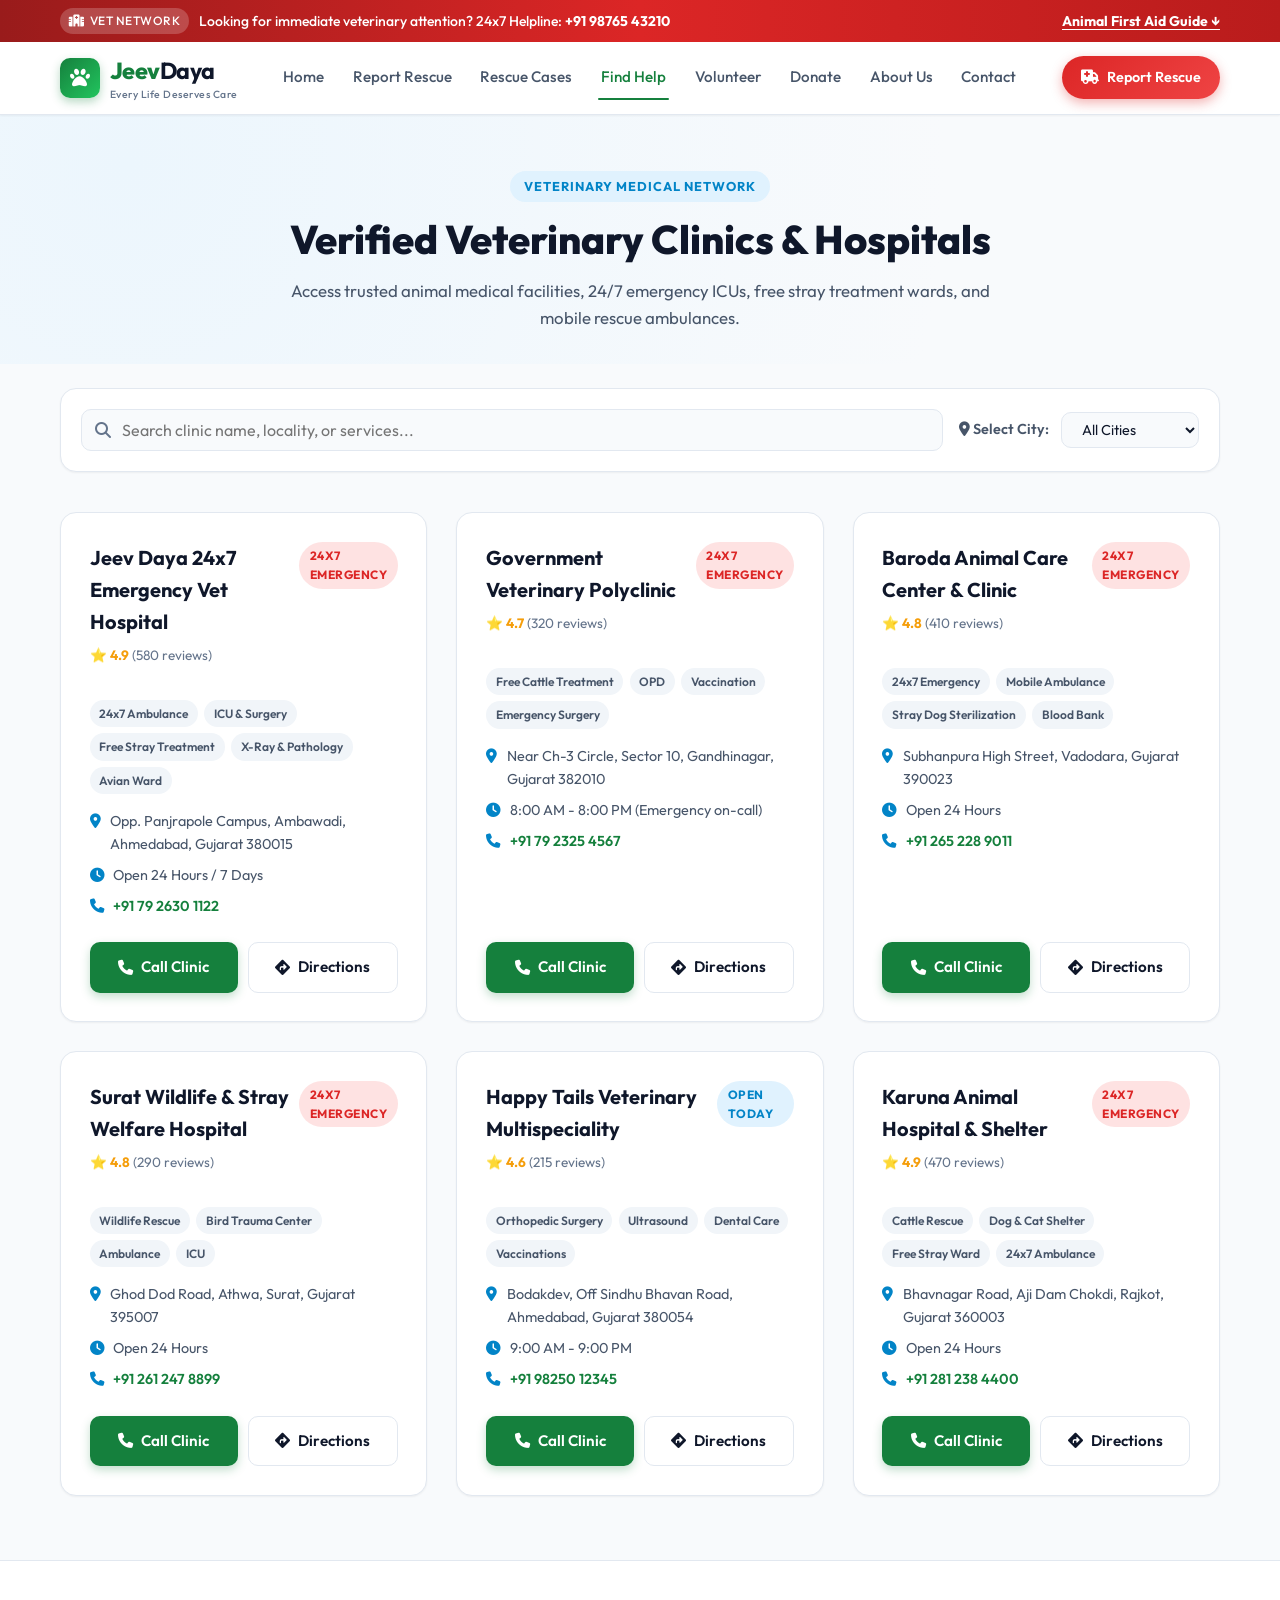
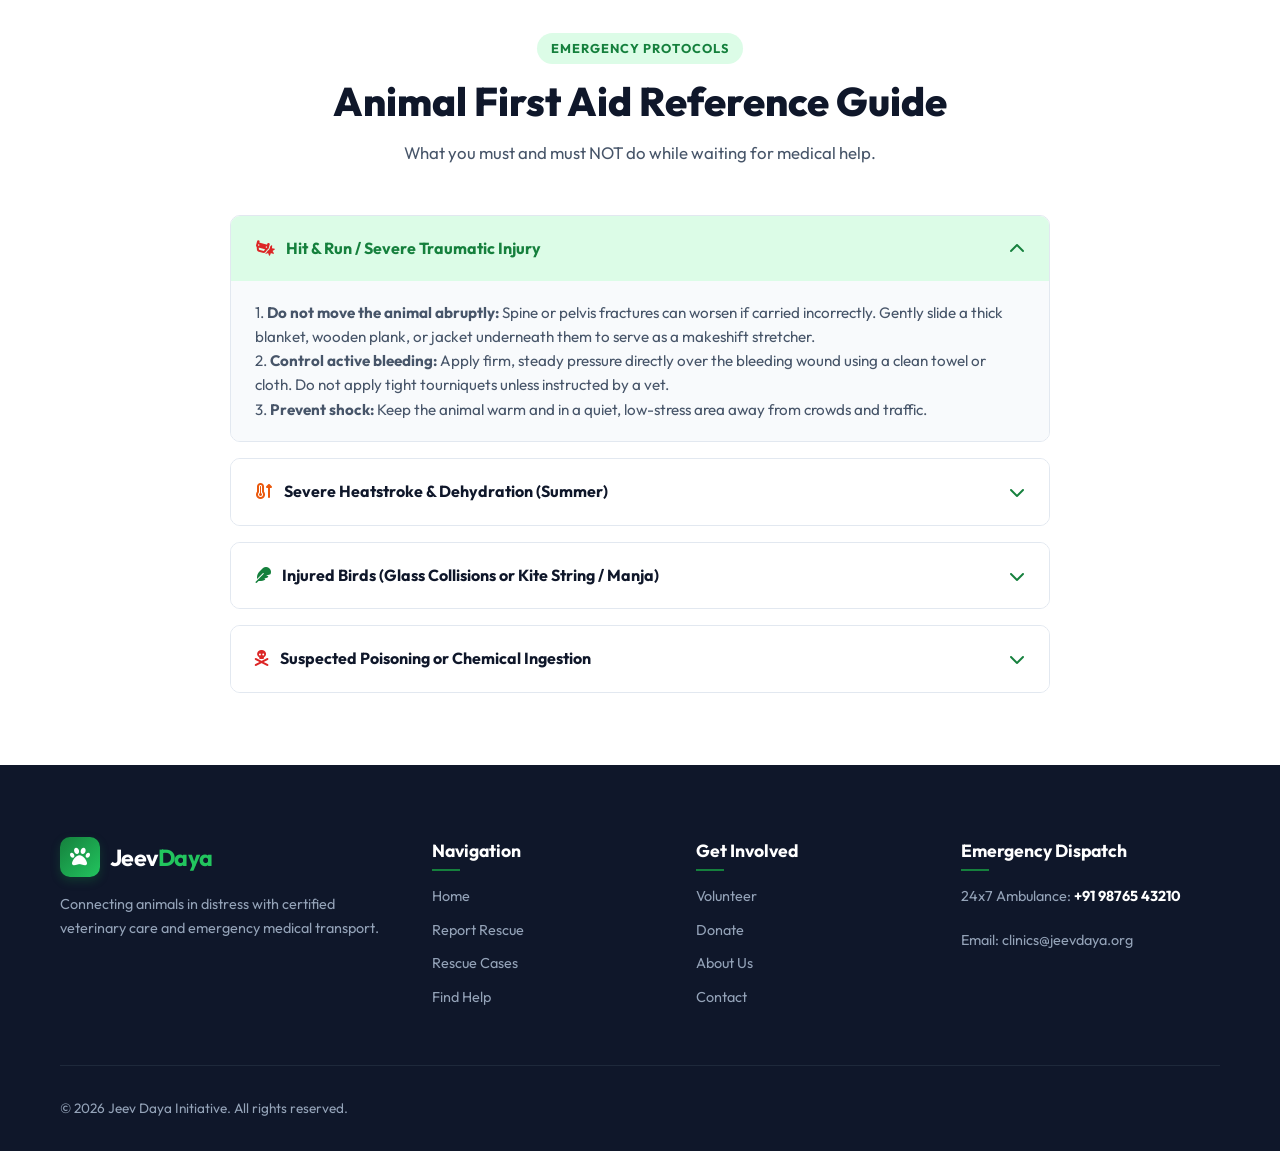
<file: find-help.html>
<!DOCTYPE html>
<html lang="en">
<head>
  <meta charset="UTF-8">
  <meta name="viewport" content="width=device-width, initial-scale=1.0">
  <title>Find Help | Veterinary Clinics, Animal Hospitals & Emergency Care</title>
  <meta name="description" content="Find verified 24x7 veterinary clinics, animal hospitals, emergency ambulances, and animal first aid instructions.">

  <!-- Fonts & Icons -->
  <link rel="preconnect" href="https://fonts.googleapis.com">
  <link rel="preconnect" href="https://fonts.gstatic.com" crossorigin>
  <link href="https://fonts.googleapis.com/css2?family=Outfit:wght@400;500;600;700;800&display=swap" rel="stylesheet">
  <link rel="stylesheet" href="https://cdnjs.cloudflare.com/ajax/libs/font-awesome/6.5.1/css/all.min.css">
  
  <!-- Custom Stylesheet -->
  <link rel="stylesheet" href="css/style.css">
</head>
<body>

  <!-- Top Emergency Ticker -->
  <div class="emergency-topbar">
    <div class="container emergency-topbar-content">
      <div class="emergency-topbar-left">
        <span class="pulse-badge"><i class="fa-solid fa-hospital"></i> Vet Network</span>
        <span>Looking for immediate veterinary attention? 24x7 Helpline: <strong>+91 98765 43210</strong></span>
      </div>
      <div>
        <a href="#first-aid">Animal First Aid Guide &darr;</a>
      </div>
    </div>
  </div>

  <!-- Header -->
  <header class="header">
    <div class="container navbar">
      <a href="index.html" class="logo">
        <div class="logo-icon"><i class="fa-solid fa-paw"></i></div>
        <div>
          Jeev<span>Daya</span>
          <small>Every Life Deserves Care</small>
        </div>
      </a>

      <!-- Desktop Nav -->
      <nav class="nav-links">
        <a href="index.html">Home</a>
        <a href="report-rescue.html">Report Rescue</a>
        <a href="rescue-cases.html">Rescue Cases</a>
        <a href="find-help.html" class="active">Find Help</a>
        <a href="volunteer.html">Volunteer</a>
        <a href="donate.html">Donate</a>
        <a href="about.html">About Us</a>
        <a href="contact.html">Contact</a>
      </nav>

      <div class="nav-cta">
        <a href="report-rescue.html" class="emergency-btn">
          <i class="fa-solid fa-truck-medical"></i>
          <span>Report Rescue</span>
        </a>
        <button class="hamburger-btn" id="hamburger-btn" aria-label="Toggle Navigation Menu">
          <i class="fa-solid fa-bars"></i>
        </button>
      </div>
    </div>

    <!-- Mobile Drawer -->
    <div class="mobile-nav" id="mobile-nav">
      <a href="index.html"><i class="fa-solid fa-house"></i> Home</a>
      <a href="report-rescue.html"><i class="fa-solid fa-truck-medical"></i> Report Rescue</a>
      <a href="rescue-cases.html"><i class="fa-solid fa-paw"></i> Rescue Cases</a>
      <a href="find-help.html" class="active"><i class="fa-solid fa-hospital"></i> Find Help (Vets)</a>
      <a href="volunteer.html"><i class="fa-solid fa-handshake-angle"></i> Volunteer</a>
      <a href="donate.html"><i class="fa-solid fa-heart"></i> Donate</a>
      <a href="about.html"><i class="fa-solid fa-circle-info"></i> About Us</a>
      <a href="contact.html"><i class="fa-solid fa-phone"></i> Contact</a>
    </div>
  </header>

  <!-- Page Banner -->
  <section style="background: radial-gradient(circle at 10% 20%, rgba(224, 242, 254, 0.5) 0%, rgba(248, 250, 252, 0.95) 70%); padding: 3.5rem 0 2rem;">
    <div class="container text-center" style="max-width: 750px; margin: 0 auto; text-align: center;">
      <span class="section-tag" style="background: var(--accent-blue-light); color: var(--accent-blue);">Veterinary Medical Network</span>
      <h1 class="section-title">Verified Veterinary Clinics & Hospitals</h1>
      <p class="section-desc">
        Access trusted animal medical facilities, 24/7 emergency ICUs, free stray treatment wards, and mobile rescue ambulances.
      </p>
    </div>
  </section>

  <!-- Directory Section -->
  <section style="padding: 1.5rem 0 4rem;">
    <div class="container">
      
      <!-- Filter Toolbar -->
      <div class="filter-toolbar">
        <div class="search-box">
          <i class="fa-solid fa-magnifying-glass"></i>
          <input type="text" id="clinic-search-input" placeholder="Search clinic name, locality, or services...">
        </div>

        <div style="display: flex; gap: 0.75rem; align-items: center;">
          <label for="clinic-city-filter" style="font-size: 0.9rem; font-weight: 600; color: var(--text-muted); white-space: nowrap;">
            <i class="fa-solid fa-location-dot"></i> Select City:
          </label>
          <select id="clinic-city-filter" class="form-control" style="padding: 0.45rem 1rem; width: auto; font-size: 0.9rem;">
            <option value="all">All Cities</option>
            <option value="Ahmedabad">Ahmedabad</option>
            <option value="Gandhinagar">Gandhinagar</option>
            <option value="Vadodara">Vadodara</option>
            <option value="Surat">Surat</option>
            <option value="Rajkot">Rajkot</option>
          </select>
        </div>
      </div>

      <!-- Directory Grid populated by js/main.js -->
      <div class="directory-grid" id="clinics-directory-grid">
        <!-- Rendered dynamically -->
      </div>

    </div>
  </section>

  <!-- First Aid Guide Accordion Section -->
  <section id="first-aid" style="background: #ffffff; border-top: 1px solid var(--border-color);">
    <div class="container">
      <div class="section-header">
        <span class="section-tag">Emergency Protocols</span>
        <h2 class="section-title">Animal First Aid Reference Guide</h2>
        <p class="section-desc">What you must and must NOT do while waiting for medical help.</p>
      </div>

      <div class="accordion-list" style="max-width: 820px; margin: 0 auto;">
        
        <div class="accordion-item active">
          <div class="accordion-header">
            <span><i class="fa-solid fa-car-crash" style="margin-right: 0.5rem; color: var(--accent-red);"></i> Hit & Run / Severe Traumatic Injury</span>
            <i class="fa-solid fa-chevron-down"></i>
          </div>
          <div class="accordion-content">
            <p>
              1. <strong>Do not move the animal abruptly:</strong> Spine or pelvis fractures can worsen if carried incorrectly. Gently slide a thick blanket, wooden plank, or jacket underneath them to serve as a makeshift stretcher.<br>
              2. <strong>Control active bleeding:</strong> Apply firm, steady pressure directly over the bleeding wound using a clean towel or cloth. Do not apply tight tourniquets unless instructed by a vet.<br>
              3. <strong>Prevent shock:</strong> Keep the animal warm and in a quiet, low-stress area away from crowds and traffic.
            </p>
          </div>
        </div>

        <div class="accordion-item">
          <div class="accordion-header">
            <span><i class="fa-solid fa-temperature-arrow-up" style="margin-right: 0.5rem; color: var(--accent-orange);"></i> Severe Heatstroke & Dehydration (Summer)</span>
            <i class="fa-solid fa-chevron-down"></i>
          </div>
          <div class="accordion-content">
            <p>
              1. <strong>Move to shade immediately:</strong> Relocate the dog or animal to a well-ventilated, shaded spot.<br>
              2. <strong>Cool gradually:</strong> Pour normal room-temperature water over their paws, groin, and neck. <em>Never use freezing ice water</em>, as it causes blood vessels to constrict and traps heat internally.<br>
              3. <strong>Offer small sips:</strong> Offer clean water or ORS (oral rehydration salts). If unconscious, do not force liquid into their mouth.
            </p>
          </div>
        </div>

        <div class="accordion-item">
          <div class="accordion-header">
            <span><i class="fa-solid fa-feather" style="margin-right: 0.5rem; color: var(--primary);"></i> Injured Birds (Glass Collisions or Kite String / Manja)</span>
            <i class="fa-solid fa-chevron-down"></i>
          </div>
          <div class="accordion-content">
            <p>
              1. <strong>Gently catch:</strong> Throw a light cloth or towel over the bird to safely restrain wings.<br>
              2. <strong>Do not pull embedded string:</strong> If kite string (manja) is wrapped around wings or neck, cut excess string with scissors, but do not forcefully yank threads embedded in deep flesh.<br>
              3. <strong>Cardboard sanctuary:</strong> Place the bird in a ventilated cardboard box with small air holes and a soft towel at the bottom. Keep in a dark, quiet room. Do not force water down their beak.
            </p>
          </div>
        </div>

        <div class="accordion-item">
          <div class="accordion-header">
            <span><i class="fa-solid fa-skull-crossbones" style="margin-right: 0.5rem; color: var(--accent-red);"></i> Suspected Poisoning or Chemical Ingestion</span>
            <i class="fa-solid fa-chevron-down"></i>
          </div>
          <div class="accordion-content">
            <p>
              1. <strong>Identify the substance:</strong> If possible, safely note or take a photo of the packaging/poison (rat bait, insecticide, chemical spill).<br>
              2. <strong>Do NOT induce vomiting:</strong> Caustic chemicals and petroleum distillates cause severe burns on the esophagus if vomited back up.<br>
              3. <strong>Immediate Vet Transport:</strong> Poison cases require intravenous antidotes, activated charcoal, and fluids within the first 60 minutes.
            </p>
          </div>
        </div>

      </div>
    </div>
  </section>

  <!-- Footer -->
  <footer class="footer">
    <div class="container">
      <div class="footer-grid">
        <div class="footer-col">
          <div class="logo" style="margin-bottom: 1rem;">
            <div class="logo-icon"><i class="fa-solid fa-paw"></i></div>
            <div><span style="color: #fff;">Jeev</span><span style="color: #22c55e;">Daya</span></div>
          </div>
          <p>Connecting animals in distress with certified veterinary care and emergency medical transport.</p>
        </div>
        <div class="footer-col">
          <h4>Navigation</h4>
          <div class="footer-links">
            <a href="index.html">Home</a>
            <a href="report-rescue.html">Report Rescue</a>
            <a href="rescue-cases.html">Rescue Cases</a>
            <a href="find-help.html">Find Help</a>
          </div>
        </div>
        <div class="footer-col">
          <h4>Get Involved</h4>
          <div class="footer-links">
            <a href="volunteer.html">Volunteer</a>
            <a href="donate.html">Donate</a>
            <a href="about.html">About Us</a>
            <a href="contact.html">Contact</a>
          </div>
        </div>
        <div class="footer-col">
          <h4>Emergency Dispatch</h4>
          <p>24x7 Ambulance: <strong style="color: #fff;">+91 98765 43210</strong></p>
          <p>Email: clinics@jeevdaya.org</p>
        </div>
      </div>
      <div class="footer-bottom">
        <div>&copy; 2026 Jeev Daya Initiative. All rights reserved.</div>
      </div>
    </div>
  </footer>

  <!-- Scripts -->
  <script src="js/data.js"></script>
  <script src="js/main.js"></script>
</body>
</html>
</file>
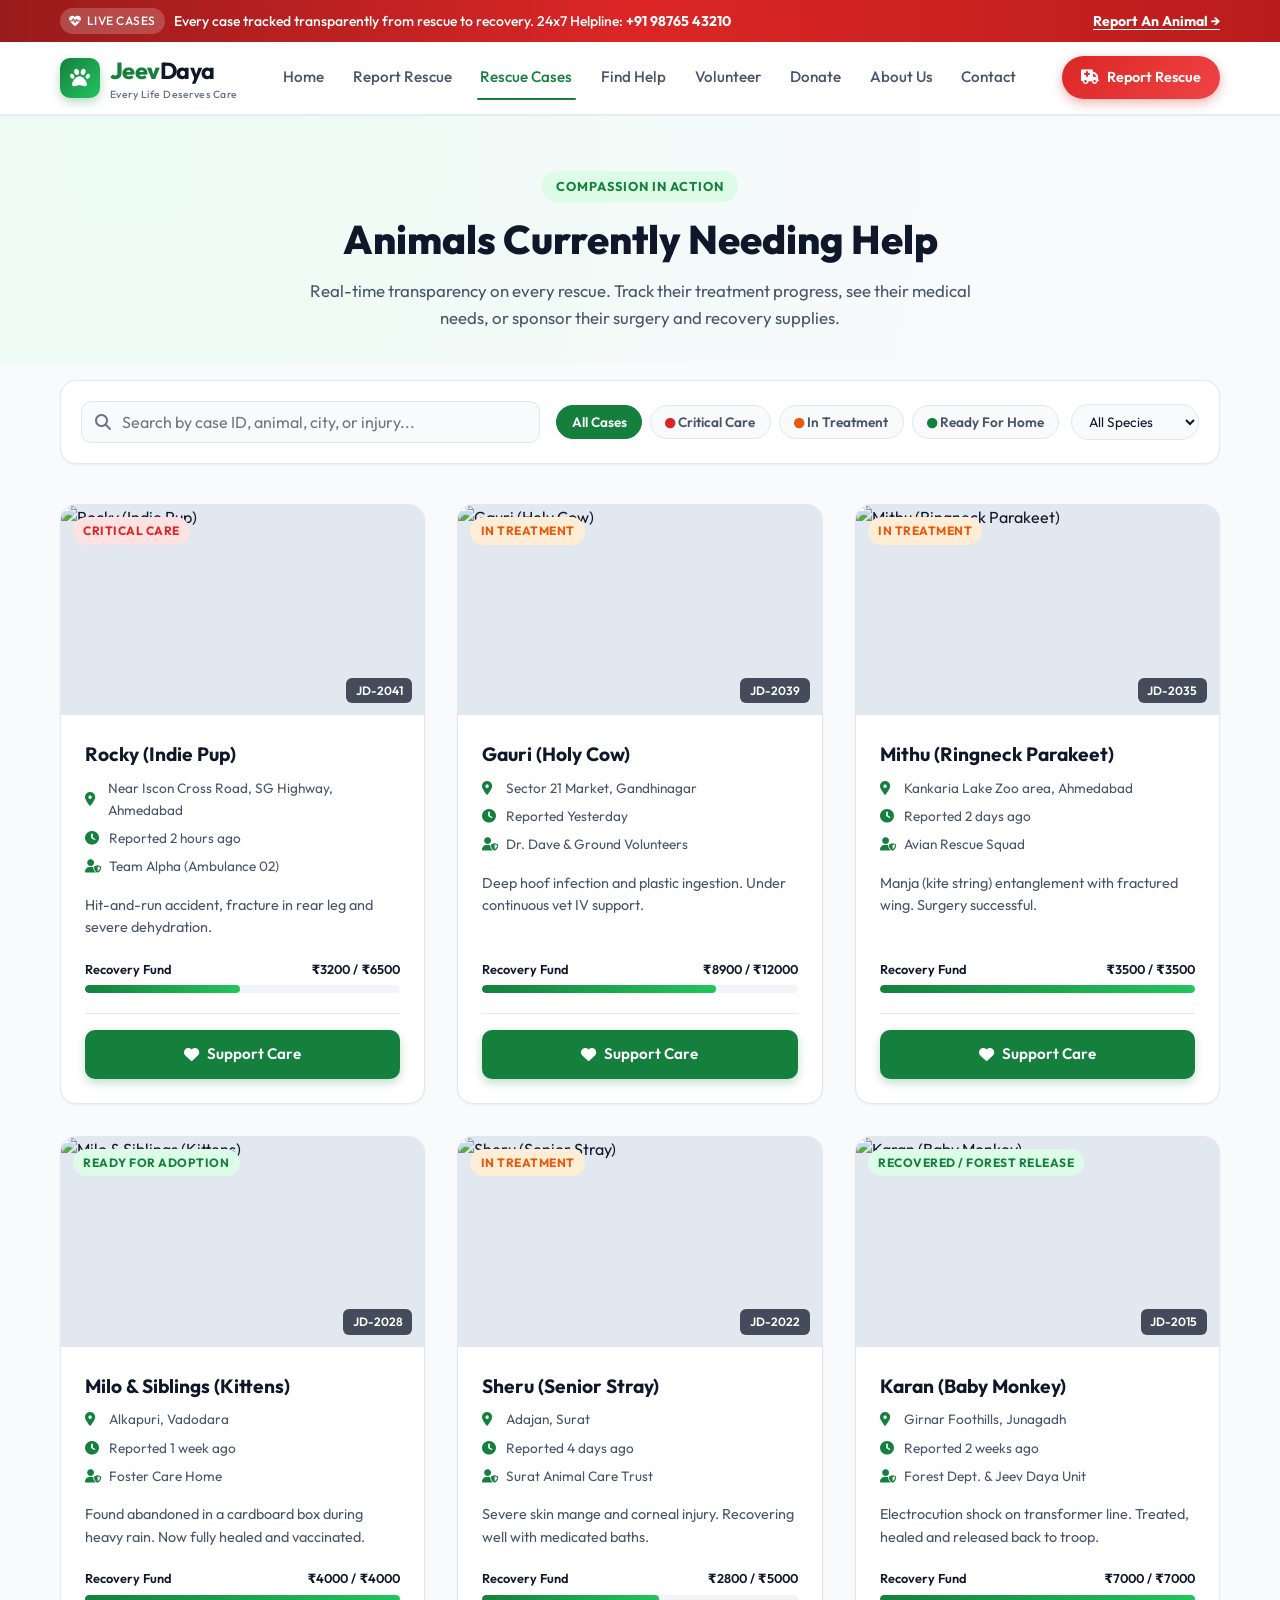
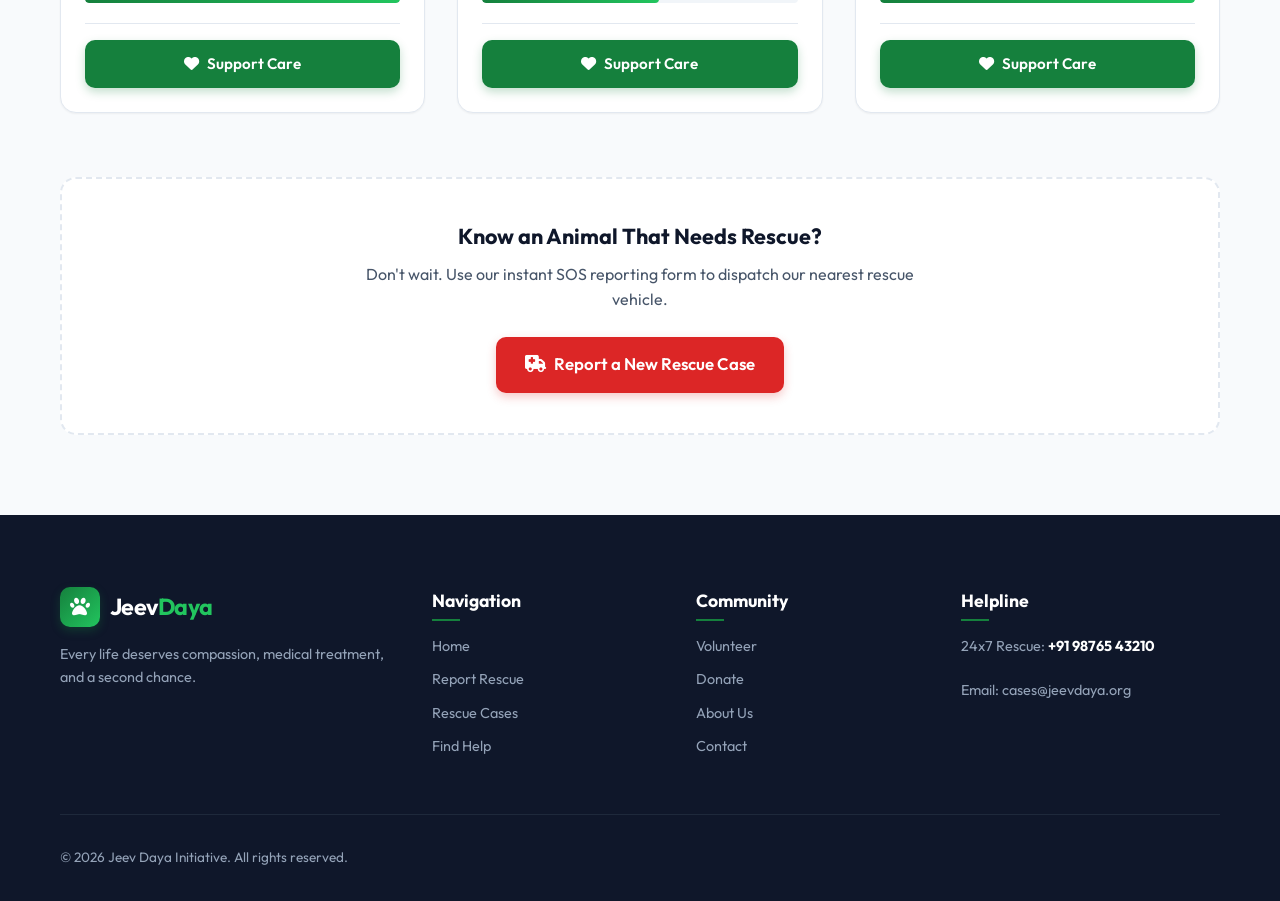
<file: rescue-cases.html>
<!DOCTYPE html>
<html lang="en">
<head>
  <meta charset="UTF-8">
  <meta name="viewport" content="width=device-width, initial-scale=1.0">
  <title>Rescue Cases | Jeev Daya Active Animal Treatments</title>
  <meta name="description" content="View animals currently undergoing medical care, surgery, and rehabilitation at Jeev Daya partner clinics.">

  <!-- Fonts & Icons -->
  <link rel="preconnect" href="https://fonts.googleapis.com">
  <link rel="preconnect" href="https://fonts.gstatic.com" crossorigin>
  <link href="https://fonts.googleapis.com/css2?family=Outfit:wght@400;500;600;700;800&display=swap" rel="stylesheet">
  <link rel="stylesheet" href="https://cdnjs.cloudflare.com/ajax/libs/font-awesome/6.5.1/css/all.min.css">
  
  <!-- Custom Stylesheet -->
  <link rel="stylesheet" href="css/style.css">
</head>
<body>

  <!-- Top Emergency Ticker -->
  <div class="emergency-topbar">
    <div class="container emergency-topbar-content">
      <div class="emergency-topbar-left">
        <span class="pulse-badge"><i class="fa-solid fa-heart-pulse"></i> Live Cases</span>
        <span>Every case tracked transparently from rescue to recovery. 24x7 Helpline: <strong>+91 98765 43210</strong></span>
      </div>
      <div>
        <a href="report-rescue.html">Report An Animal &rarr;</a>
      </div>
    </div>
  </div>

  <!-- Header -->
  <header class="header">
    <div class="container navbar">
      <a href="index.html" class="logo">
        <div class="logo-icon"><i class="fa-solid fa-paw"></i></div>
        <div>
          Jeev<span>Daya</span>
          <small>Every Life Deserves Care</small>
        </div>
      </a>

      <!-- Desktop Nav -->
      <nav class="nav-links">
        <a href="index.html">Home</a>
        <a href="report-rescue.html">Report Rescue</a>
        <a href="rescue-cases.html" class="active">Rescue Cases</a>
        <a href="find-help.html">Find Help</a>
        <a href="volunteer.html">Volunteer</a>
        <a href="donate.html">Donate</a>
        <a href="about.html">About Us</a>
        <a href="contact.html">Contact</a>
      </nav>

      <div class="nav-cta">
        <a href="report-rescue.html" class="emergency-btn">
          <i class="fa-solid fa-truck-medical"></i>
          <span>Report Rescue</span>
        </a>
        <button class="hamburger-btn" id="hamburger-btn" aria-label="Toggle Navigation Menu">
          <i class="fa-solid fa-bars"></i>
        </button>
      </div>
    </div>

    <!-- Mobile Drawer -->
    <div class="mobile-nav" id="mobile-nav">
      <a href="index.html"><i class="fa-solid fa-house"></i> Home</a>
      <a href="report-rescue.html"><i class="fa-solid fa-truck-medical"></i> Report Rescue</a>
      <a href="rescue-cases.html" class="active"><i class="fa-solid fa-paw"></i> Rescue Cases</a>
      <a href="find-help.html"><i class="fa-solid fa-hospital"></i> Find Help (Vets)</a>
      <a href="volunteer.html"><i class="fa-solid fa-handshake-angle"></i> Volunteer</a>
      <a href="donate.html"><i class="fa-solid fa-heart"></i> Donate</a>
      <a href="about.html"><i class="fa-solid fa-circle-info"></i> About Us</a>
      <a href="contact.html"><i class="fa-solid fa-phone"></i> Contact</a>
    </div>
  </header>

  <!-- Page Heading Banner -->
  <section style="background: radial-gradient(circle at 10% 20%, rgba(220, 252, 231, 0.45) 0%, rgba(248, 250, 252, 0.95) 70%); padding: 3.5rem 0 2rem;">
    <div class="container text-center" style="max-width: 750px; margin: 0 auto; text-align: center;">
      <span class="section-tag">Compassion in Action</span>
      <h1 class="section-title">Animals Currently Needing Help</h1>
      <p class="section-desc">
        Real-time transparency on every rescue. Track their treatment progress, see their medical needs, or sponsor their surgery and recovery supplies.
      </p>
    </div>
  </section>

  <!-- Main Directory Section -->
  <section style="padding: 1rem 0 5rem;">
    <div class="container">
      
      <!-- Filter Toolbar -->
      <div class="filter-toolbar">
        <div class="search-box">
          <i class="fa-solid fa-magnifying-glass"></i>
          <input type="text" id="case-search-input" placeholder="Search by case ID, animal, city, or injury...">
        </div>

        <div style="display: flex; gap: 0.75rem; flex-wrap: wrap; align-items: center;">
          <div class="filter-buttons">
            <button class="filter-btn active" data-filter="all">All Cases</button>
            <button class="filter-btn" data-filter="critical"><i class="fa-solid fa-circle" style="color: var(--accent-red); font-size: 0.65rem;"></i> Critical Care</button>
            <button class="filter-btn" data-filter="treatment"><i class="fa-solid fa-circle" style="color: var(--accent-orange); font-size: 0.65rem;"></i> In Treatment</button>
            <button class="filter-btn" data-filter="recovered"><i class="fa-solid fa-circle" style="color: var(--primary); font-size: 0.65rem;"></i> Ready For Home</button>
          </div>

          <div>
            <select id="species-filter-select" class="form-control" style="padding: 0.45rem 0.8rem; font-size: 0.85rem; border-radius: var(--radius-full); cursor: pointer;">
              <option value="all">All Species</option>
              <option value="Dog">Dogs</option>
              <option value="Cat">Cats</option>
              <option value="Cattle">Cattle / Cows</option>
              <option value="Bird">Birds</option>
              <option value="Wildlife">Wildlife</option>
            </select>
          </div>
        </div>
      </div>

      <!-- Cases Grid (Populated dynamically) -->
      <div class="cases-grid" id="cases-grid-container">
        <!-- Rendered via js/main.js -->
      </div>

      <!-- Callout to Report an Animal -->
      <div style="margin-top: 4rem; background: #ffffff; border: 2px dashed var(--border-color); border-radius: var(--radius-lg); padding: 2.5rem; text-align: center;">
        <h3 style="font-size: 1.35rem; font-weight: 700; margin-bottom: 0.5rem;">Know an Animal That Needs Rescue?</h3>
        <p style="color: var(--text-muted); max-width: 580px; margin: 0 auto 1.5rem;">
          Don't wait. Use our instant SOS reporting form to dispatch our nearest rescue vehicle.
        </p>
        <a href="report-rescue.html" class="btn btn-danger btn-lg">
          <i class="fa-solid fa-truck-medical"></i> Report a New Rescue Case
        </a>
      </div>

    </div>
  </section>

  <!-- Footer -->
  <footer class="footer">
    <div class="container">
      <div class="footer-grid">
        <div class="footer-col">
          <div class="logo" style="margin-bottom: 1rem;">
            <div class="logo-icon"><i class="fa-solid fa-paw"></i></div>
            <div><span style="color: #fff;">Jeev</span><span style="color: #22c55e;">Daya</span></div>
          </div>
          <p>Every life deserves compassion, medical treatment, and a second chance.</p>
        </div>
        <div class="footer-col">
          <h4>Navigation</h4>
          <div class="footer-links">
            <a href="index.html">Home</a>
            <a href="report-rescue.html">Report Rescue</a>
            <a href="rescue-cases.html">Rescue Cases</a>
            <a href="find-help.html">Find Help</a>
          </div>
        </div>
        <div class="footer-col">
          <h4>Community</h4>
          <div class="footer-links">
            <a href="volunteer.html">Volunteer</a>
            <a href="donate.html">Donate</a>
            <a href="about.html">About Us</a>
            <a href="contact.html">Contact</a>
          </div>
        </div>
        <div class="footer-col">
          <h4>Helpline</h4>
          <p>24x7 Rescue: <strong style="color: #fff;">+91 98765 43210</strong></p>
          <p>Email: cases@jeevdaya.org</p>
        </div>
      </div>
      <div class="footer-bottom">
        <div>&copy; 2026 Jeev Daya Initiative. All rights reserved.</div>
      </div>
    </div>
  </footer>

  <!-- Scripts -->
  <script src="js/data.js"></script>
  <script src="js/main.js"></script>
</body>
</html>
</file>
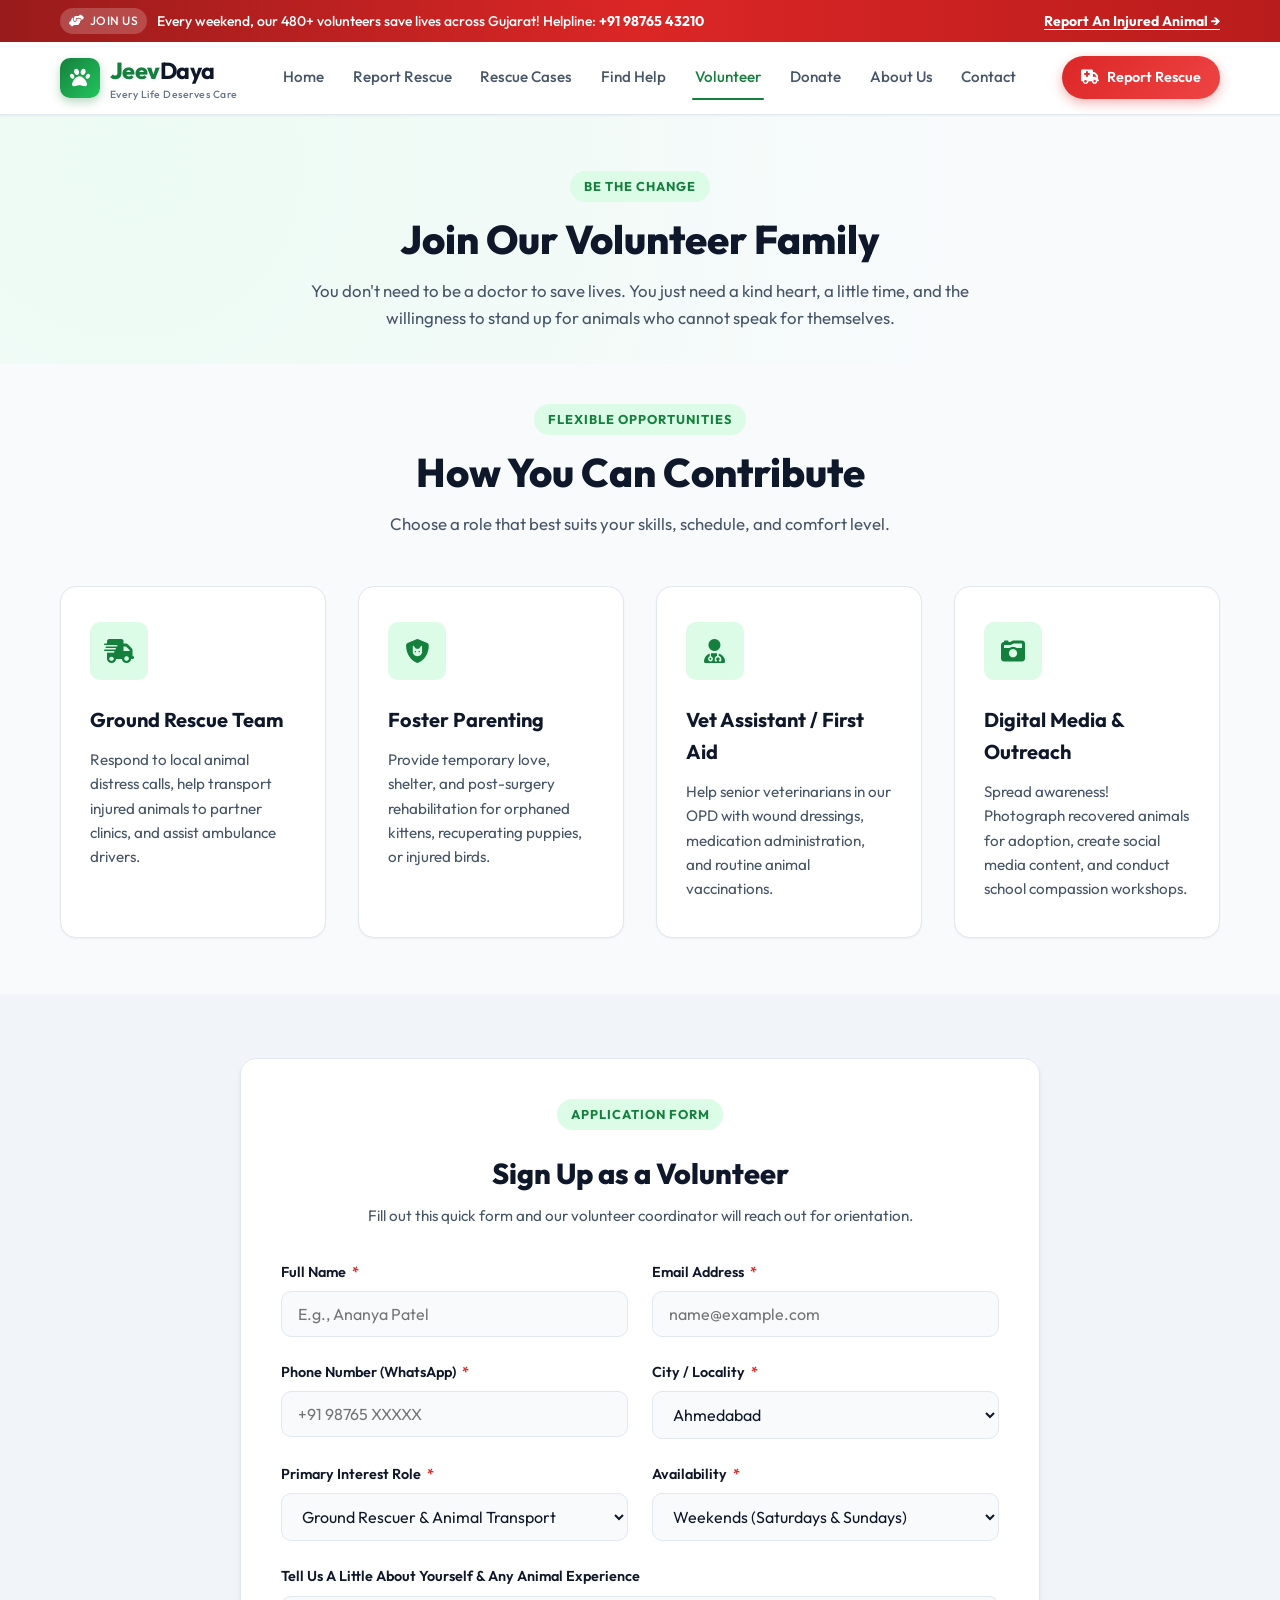
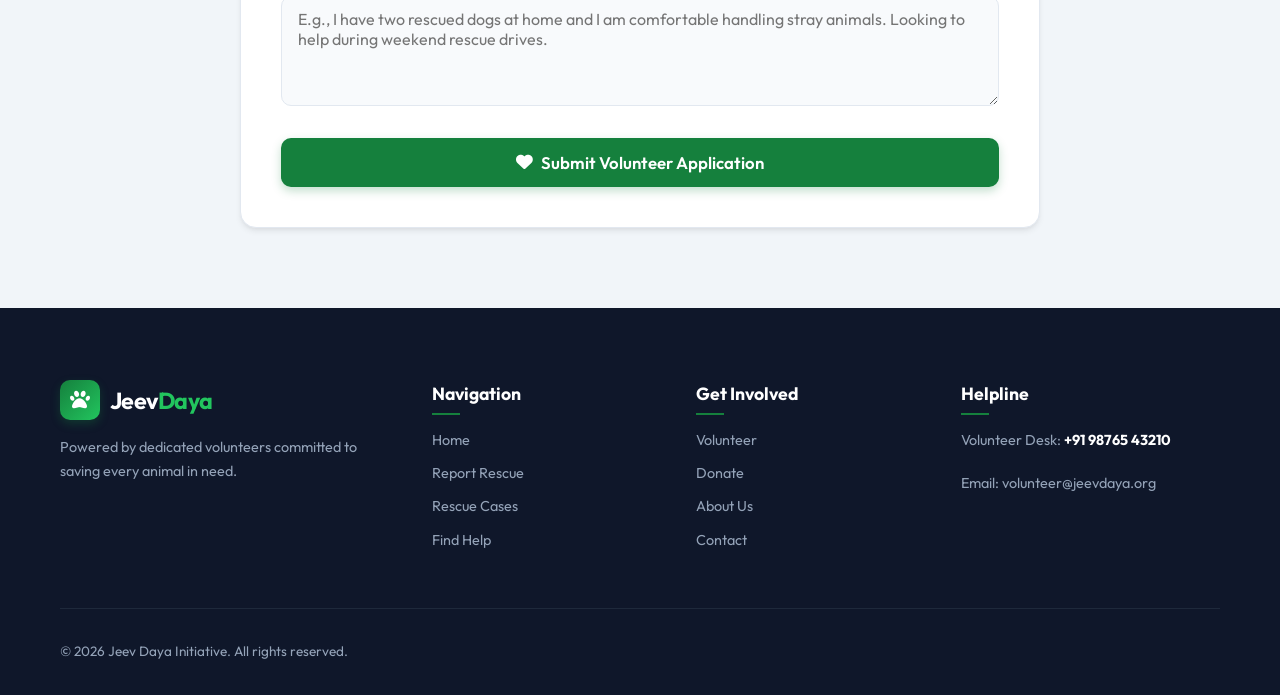
<file: volunteer.html>
<!DOCTYPE html>
<html lang="en">
<head>
  <meta charset="UTF-8">
  <meta name="viewport" content="width=device-width, initial-scale=1.0">
  <title>Become a Volunteer | Jeev Daya Animal Rescue Squad</title>
  <meta name="description" content="Join the Jeev Daya volunteer network. Be a ground rescuer, foster parent, awareness advocate, or clinic assistant.">

  <!-- Fonts & Icons -->
  <link rel="preconnect" href="https://fonts.googleapis.com">
  <link rel="preconnect" href="https://fonts.gstatic.com" crossorigin>
  <link href="https://fonts.googleapis.com/css2?family=Outfit:wght@400;500;600;700;800&display=swap" rel="stylesheet">
  <link rel="stylesheet" href="https://cdnjs.cloudflare.com/ajax/libs/font-awesome/6.5.1/css/all.min.css">
  
  <!-- Custom Stylesheet -->
  <link rel="stylesheet" href="css/style.css">
</head>
<body>

  <!-- Top Emergency Ticker -->
  <div class="emergency-topbar">
    <div class="container emergency-topbar-content">
      <div class="emergency-topbar-left">
        <span class="pulse-badge"><i class="fa-solid fa-handshake-angle"></i> Join Us</span>
        <span>Every weekend, our 480+ volunteers save lives across Gujarat! Helpline: <strong>+91 98765 43210</strong></span>
      </div>
      <div>
        <a href="report-rescue.html">Report An Injured Animal &rarr;</a>
      </div>
    </div>
  </div>

  <!-- Header -->
  <header class="header">
    <div class="container navbar">
      <a href="index.html" class="logo">
        <div class="logo-icon"><i class="fa-solid fa-paw"></i></div>
        <div>
          Jeev<span>Daya</span>
          <small>Every Life Deserves Care</small>
        </div>
      </a>

      <!-- Desktop Nav -->
      <nav class="nav-links">
        <a href="index.html">Home</a>
        <a href="report-rescue.html">Report Rescue</a>
        <a href="rescue-cases.html">Rescue Cases</a>
        <a href="find-help.html">Find Help</a>
        <a href="volunteer.html" class="active">Volunteer</a>
        <a href="donate.html">Donate</a>
        <a href="about.html">About Us</a>
        <a href="contact.html">Contact</a>
      </nav>

      <div class="nav-cta">
        <a href="report-rescue.html" class="emergency-btn">
          <i class="fa-solid fa-truck-medical"></i>
          <span>Report Rescue</span>
        </a>
        <button class="hamburger-btn" id="hamburger-btn" aria-label="Toggle Navigation Menu">
          <i class="fa-solid fa-bars"></i>
        </button>
      </div>
    </div>

    <!-- Mobile Drawer -->
    <div class="mobile-nav" id="mobile-nav">
      <a href="index.html"><i class="fa-solid fa-house"></i> Home</a>
      <a href="report-rescue.html"><i class="fa-solid fa-truck-medical"></i> Report Rescue</a>
      <a href="rescue-cases.html"><i class="fa-solid fa-paw"></i> Rescue Cases</a>
      <a href="find-help.html"><i class="fa-solid fa-hospital"></i> Find Help (Vets)</a>
      <a href="volunteer.html" class="active"><i class="fa-solid fa-handshake-angle"></i> Volunteer</a>
      <a href="donate.html"><i class="fa-solid fa-heart"></i> Donate</a>
      <a href="about.html"><i class="fa-solid fa-circle-info"></i> About Us</a>
      <a href="contact.html"><i class="fa-solid fa-phone"></i> Contact</a>
    </div>
  </header>

  <!-- Page Banner -->
  <section style="background: radial-gradient(circle at 10% 20%, rgba(220, 252, 231, 0.45) 0%, rgba(248, 250, 252, 0.95) 70%); padding: 3.5rem 0 2rem;">
    <div class="container text-center" style="max-width: 750px; margin: 0 auto; text-align: center;">
      <span class="section-tag">Be The Change</span>
      <h1 class="section-title">Join Our Volunteer Family</h1>
      <p class="section-desc">
        You don't need to be a doctor to save lives. You just need a kind heart, a little time, and the willingness to stand up for animals who cannot speak for themselves.
      </p>
    </div>
  </section>

  <!-- Volunteer Roles Grid -->
  <section style="padding: 2.5rem 0 3.5rem;">
    <div class="container">
      <div class="section-header">
        <span class="section-tag">Flexible Opportunities</span>
        <h2 class="section-title">How You Can Contribute</h2>
        <p class="section-desc">Choose a role that best suits your skills, schedule, and comfort level.</p>
      </div>

      <div class="steps-grid">
        <div class="step-card">
          <div class="step-icon">
            <i class="fa-solid fa-truck-fast"></i>
          </div>
          <h3>Ground Rescue Team</h3>
          <p>Respond to local animal distress calls, help transport injured animals to partner clinics, and assist ambulance drivers.</p>
        </div>

        <div class="step-card">
          <div class="step-icon">
            <i class="fa-solid fa-shield-cat"></i>
          </div>
          <h3>Foster Parenting</h3>
          <p>Provide temporary love, shelter, and post-surgery rehabilitation for orphaned kittens, recuperating puppies, or injured birds.</p>
        </div>

        <div class="step-card">
          <div class="step-icon">
            <i class="fa-solid fa-user-doctor"></i>
          </div>
          <h3>Vet Assistant / First Aid</h3>
          <p>Help senior veterinarians in our OPD with wound dressings, medication administration, and routine animal vaccinations.</p>
        </div>

        <div class="step-card">
          <div class="step-icon">
            <i class="fa-solid fa-camera-retro"></i>
          </div>
          <h3>Digital Media & Outreach</h3>
          <p>Spread awareness! Photograph recovered animals for adoption, create social media content, and conduct school compassion workshops.</p>
        </div>
      </div>
    </div>
  </section>

  <!-- Registration Form Section -->
  <section style="background: var(--bg-alt); padding: 4rem 0 5rem;">
    <div class="container">
      <div style="max-width: 800px; margin: 0 auto;">
        
        <div class="form-card">
          <div style="text-align: center; margin-bottom: 2rem;">
            <span class="section-tag">Application Form</span>
            <h2 style="font-size: 1.8rem; font-weight: 800; margin-top: 0.5rem; margin-bottom: 0.5rem;">Sign Up as a Volunteer</h2>
            <p style="color: var(--text-muted); font-size: 0.95rem;">Fill out this quick form and our volunteer coordinator will reach out for orientation.</p>
          </div>

          <form id="volunteer-application-form">
            <div class="form-grid">
              
              <div class="form-group">
                <label for="vol-name" class="form-label">Full Name <span class="req">*</span></label>
                <input type="text" id="vol-name" class="form-control" placeholder="E.g., Ananya Patel" required>
              </div>

              <div class="form-group">
                <label for="vol-email" class="form-label">Email Address <span class="req">*</span></label>
                <input type="email" id="vol-email" class="form-control" placeholder="name@example.com" required>
              </div>

              <div class="form-group">
                <label for="vol-phone" class="form-label">Phone Number (WhatsApp) <span class="req">*</span></label>
                <input type="tel" id="vol-phone" class="form-control" placeholder="+91 98765 XXXXX" pattern="[0-9+\s-]{10,14}" required>
              </div>

              <div class="form-group">
                <label for="vol-city" class="form-label">City / Locality <span class="req">*</span></label>
                <select id="vol-city" class="form-control" required>
                  <option value="Ahmedabad" selected>Ahmedabad</option>
                  <option value="Gandhinagar">Gandhinagar</option>
                  <option value="Vadodara">Vadodara</option>
                  <option value="Surat">Surat</option>
                  <option value="Rajkot">Rajkot</option>
                  <option value="Other">Other City</option>
                </select>
              </div>

              <div class="form-group">
                <label for="vol-role" class="form-label">Primary Interest Role <span class="req">*</span></label>
                <select id="vol-role" class="form-control" required>
                  <option value="Ground Rescue">Ground Rescuer & Animal Transport</option>
                  <option value="Foster Care">Foster Home & Post-Op Care</option>
                  <option value="Vet Assistance">Veterinary Hospital / First Aid Helper</option>
                  <option value="Social Media">Photography, Content & Awareness</option>
                  <option value="Helpline">Emergency Helpline Coordinator</option>
                </select>
              </div>

              <div class="form-group">
                <label for="vol-availability" class="form-label">Availability <span class="req">*</span></label>
                <select id="vol-availability" class="form-control" required>
                  <option value="Weekends Only">Weekends (Saturdays & Sundays)</option>
                  <option value="Weekday Evenings">Weekday Evenings (2-3 hrs)</option>
                  <option value="Emergency On-Call">Emergency On-Call (When near my area)</option>
                  <option value="Full Time">Full-Time / Student Intern</option>
                </select>
              </div>

              <div class="form-group col-span-2">
                <label for="vol-experience" class="form-label">Tell Us A Little About Yourself & Any Animal Experience</label>
                <textarea id="vol-experience" class="form-control" placeholder="E.g., I have two rescued dogs at home and I am comfortable handling stray animals. Looking to help during weekend rescue drives."></textarea>
              </div>

            </div>

            <div style="margin-top: 2rem;">
              <button type="submit" class="btn btn-primary btn-lg btn-block" id="volunteer-submit-btn">
                <i class="fa-solid fa-heart"></i> Submit Volunteer Application
              </button>
            </div>
          </form>
        </div>

      </div>
    </div>
  </section>

  <!-- Volunteer Confirmation Modal -->
  <div class="modal-overlay" id="volunteer-modal">
    <div class="modal-box">
      <button class="modal-close" id="close-volunteer-modal" aria-label="Close modal">&times;</button>
      <div class="modal-icon-success">
        <i class="fa-solid fa-handshake-angle"></i>
      </div>
      <h2 style="font-size: 1.5rem; font-weight: 800; color: var(--text-main); margin-bottom: 0.5rem;">
        Welcome to the Pack, <span id="vol-modal-name">Friend</span>!
      </h2>
      <p style="color: var(--text-muted); font-size: 0.95rem; margin-bottom: 1.25rem;">
        Thank you for offering your hands and heart for animal welfare. We have registered your application.
      </p>
      <div style="background: var(--primary-light); border-radius: var(--radius-md); padding: 1rem; margin-bottom: 1.5rem; text-align: left; font-size: 0.9rem; color: var(--primary-hover);">
        <strong>Next Steps:</strong>
        <ul style="margin-top: 0.4rem; padding-left: 1.2rem; list-style-type: disc;">
          <li>Our volunteer coordinator will send you a WhatsApp welcome message within 24 hours.</li>
          <li>You will receive an invitation to our upcoming Animal First Aid Training & Orientation.</li>
        </ul>
      </div>
      <a href="index.html" class="btn btn-primary btn-block">Back to Home</a>
    </div>
  </div>

  <!-- Footer -->
  <footer class="footer">
    <div class="container">
      <div class="footer-grid">
        <div class="footer-col">
          <div class="logo" style="margin-bottom: 1rem;">
            <div class="logo-icon"><i class="fa-solid fa-paw"></i></div>
            <div><span style="color: #fff;">Jeev</span><span style="color: #22c55e;">Daya</span></div>
          </div>
          <p>Powered by dedicated volunteers committed to saving every animal in need.</p>
        </div>
        <div class="footer-col">
          <h4>Navigation</h4>
          <div class="footer-links">
            <a href="index.html">Home</a>
            <a href="report-rescue.html">Report Rescue</a>
            <a href="rescue-cases.html">Rescue Cases</a>
            <a href="find-help.html">Find Help</a>
          </div>
        </div>
        <div class="footer-col">
          <h4>Get Involved</h4>
          <div class="footer-links">
            <a href="volunteer.html">Volunteer</a>
            <a href="donate.html">Donate</a>
            <a href="about.html">About Us</a>
            <a href="contact.html">Contact</a>
          </div>
        </div>
        <div class="footer-col">
          <h4>Helpline</h4>
          <p>Volunteer Desk: <strong style="color: #fff;">+91 98765 43210</strong></p>
          <p>Email: volunteer@jeevdaya.org</p>
        </div>
      </div>
      <div class="footer-bottom">
        <div>&copy; 2026 Jeev Daya Initiative. All rights reserved.</div>
      </div>
    </div>
  </footer>

  <!-- Scripts -->
  <script src="js/data.js"></script>
  <script src="js/main.js"></script>
</body>
</html>
</file>
<file: css/style.css>
/* ==========================================================================
   Jeev Daya - Animal Rescue & Welfare Platform
   Modern, Responsive & Accessible Stylesheet
   ========================================================================== */

/* --------------------------------------------------------------------------
   CSS Variables & Design Tokens
   -------------------------------------------------------------------------- */
:root {
  --primary: #15803d;         /* Deep Forest Green */
  --primary-hover: #166534;
  --primary-light: #dcfce7;
  --primary-rgb: 21, 128, 61;

  --accent-red: #dc2626;      /* Emergency Rescue Red */
  --accent-red-hover: #b91c1c;
  --accent-red-light: #fee2e2;

  --accent-orange: #ea580c;   /* Urgent Amber */
  --accent-orange-light: #ffedd5;

  --accent-blue: #0284c7;     /* Medical Blue */
  --accent-blue-light: #e0f2fe;

  --text-main: #0f172a;       /* Slate 900 */
  --text-muted: #475569;      /* Slate 600 */
  --text-light: #64748b;      /* Slate 500 */
  --text-white: #ffffff;

  --bg-body: #f8fafc;         /* Ultra light Slate */
  --bg-card: #ffffff;
  --bg-alt: #f1f5f9;

  --border-color: #e2e8f0;
  --border-focus: #22c55e;

  --shadow-sm: 0 1px 2px 0 rgba(0, 0, 0, 0.05);
  --shadow-md: 0 4px 6px -1px rgba(0, 0, 0, 0.08), 0 2px 4px -2px rgba(0, 0, 0, 0.05);
  --shadow-lg: 0 10px 15px -3px rgba(0, 0, 0, 0.08), 0 4px 6px -4px rgba(0, 0, 0, 0.04);
  --shadow-xl: 0 20px 25px -5px rgba(0, 0, 0, 0.1), 0 8px 10px -6px rgba(0, 0, 0, 0.05);

  --radius-sm: 6px;
  --radius-md: 10px;
  --radius-lg: 16px;
  --radius-full: 9999px;

  --font-family: 'Outfit', 'Segoe UI', system-ui, -apple-system, sans-serif;
  --transition: all 0.25s cubic-bezier(0.4, 0, 0.2, 1);
}

/* --------------------------------------------------------------------------
   Reset & Base Styles
   -------------------------------------------------------------------------- */
*, *::before, *::after {
  box-sizing: border-box;
  margin: 0;
  padding: 0;
}

html {
  scroll-behavior: smooth;
  font-size: 16px;
}

body {
  font-family: var(--font-family);
  background-color: var(--bg-body);
  color: var(--text-main);
  line-height: 1.6;
  min-height: 100vh;
  display: flex;
  flex-direction: column;
  overflow-x: hidden;
}

img {
  max-width: 100%;
  height: auto;
  display: block;
}

a {
  color: inherit;
  text-decoration: none;
  transition: var(--transition);
}

button, input, select, textarea {
  font-family: inherit;
  font-size: inherit;
}

ul {
  list-style: none;
}

.container {
  width: 100%;
  max-width: 1200px;
  margin-left: auto;
  margin-right: auto;
  padding-left: 1.25rem;
  padding-right: 1.25rem;
}

/* --------------------------------------------------------------------------
   Top Emergency Alert Ticker
   -------------------------------------------------------------------------- */
.emergency-topbar {
  background: linear-gradient(90deg, #991b1b, #dc2626, #b91c1c);
  color: #fff;
  padding: 0.5rem 1rem;
  font-size: 0.875rem;
  font-weight: 500;
}

.emergency-topbar-content {
  display: flex;
  justify-content: space-between;
  align-items: center;
  flex-wrap: wrap;
  gap: 0.5rem;
}

.emergency-topbar-left {
  display: flex;
  align-items: center;
  gap: 0.6rem;
}

.pulse-badge {
  display: inline-flex;
  align-items: center;
  gap: 0.35rem;
  background: rgba(255, 255, 255, 0.2);
  padding: 0.2rem 0.55rem;
  border-radius: var(--radius-full);
  font-size: 0.75rem;
  text-transform: uppercase;
  letter-spacing: 0.5px;
  animation: pulse-glow 2s infinite;
}

@keyframes pulse-glow {
  0%, 100% { opacity: 1; transform: scale(1); }
  50% { opacity: 0.85; transform: scale(1.03); }
}

.emergency-topbar a {
  color: #fff;
  font-weight: 700;
  text-decoration: underline;
  text-underline-offset: 3px;
}

/* --------------------------------------------------------------------------
   Navigation Bar (Header)
   -------------------------------------------------------------------------- */
.header {
  position: sticky;
  top: 0;
  z-index: 1000;
  background: rgba(255, 255, 255, 0.95);
  backdrop-filter: blur(12px);
  -webkit-backdrop-filter: blur(12px);
  border-bottom: 1px solid var(--border-color);
  box-shadow: var(--shadow-sm);
}

.navbar {
  display: flex;
  align-items: center;
  justify-content: space-between;
  height: 72px;
}

.logo {
  display: flex;
  align-items: center;
  gap: 0.6rem;
  font-size: 1.45rem;
  font-weight: 800;
  color: var(--primary);
  letter-spacing: -0.5px;
}

.logo-icon {
  width: 40px;
  height: 40px;
  border-radius: 10px;
  background: linear-gradient(135deg, var(--primary), #22c55e);
  color: #fff;
  display: flex;
  align-items: center;
  justify-content: center;
  font-size: 1.25rem;
  box-shadow: 0 4px 10px rgba(21, 128, 61, 0.3);
}

.logo span {
  color: var(--text-main);
  font-weight: 700;
}

.logo small {
  display: block;
  font-size: 0.65rem;
  color: var(--text-light);
  font-weight: 500;
  letter-spacing: 0.5px;
  margin-top: -2px;
}

.nav-links {
  display: flex;
  align-items: center;
  gap: 1.4rem;
}

.nav-links a {
  font-size: 0.95rem;
  font-weight: 500;
  color: var(--text-muted);
  padding: 0.4rem 0.2rem;
  position: relative;
}

.nav-links a:hover,
.nav-links a.active {
  color: var(--primary);
}

.nav-links a.active::after {
  content: '';
  position: absolute;
  bottom: -4px;
  left: 0;
  width: 100%;
  height: 2.5px;
  background: var(--primary);
  border-radius: var(--radius-full);
}

.nav-cta {
  display: flex;
  align-items: center;
  gap: 0.75rem;
}

.emergency-btn {
  background: linear-gradient(135deg, var(--accent-red), #ef4444);
  color: #fff !important;
  font-weight: 600;
  padding: 0.65rem 1.2rem;
  border-radius: var(--radius-full);
  display: inline-flex;
  align-items: center;
  gap: 0.5rem;
  font-size: 0.9rem;
  box-shadow: 0 4px 12px rgba(220, 38, 38, 0.35);
  transition: var(--transition);
}

.emergency-btn:hover {
  transform: translateY(-2px);
  box-shadow: 0 6px 16px rgba(220, 38, 38, 0.45);
}

.hamburger-btn {
  display: none;
  background: none;
  border: none;
  font-size: 1.5rem;
  color: var(--text-main);
  cursor: pointer;
  padding: 0.5rem;
  border-radius: var(--radius-sm);
}

/* --------------------------------------------------------------------------
   Mobile Navigation Drawer
   -------------------------------------------------------------------------- */
.mobile-nav {
  display: none;
  position: fixed;
  top: 72px;
  left: 0;
  width: 100%;
  background: #ffffff;
  border-bottom: 2px solid var(--border-color);
  box-shadow: var(--shadow-xl);
  padding: 1.25rem;
  z-index: 999;
  flex-direction: column;
  gap: 0.75rem;
}

.mobile-nav.active {
  display: flex;
}

.mobile-nav a {
  padding: 0.75rem 1rem;
  border-radius: var(--radius-md);
  font-weight: 600;
  color: var(--text-main);
  display: flex;
  align-items: center;
  gap: 0.75rem;
  background: var(--bg-body);
}

.mobile-nav a.active,
.mobile-nav a:hover {
  background: var(--primary-light);
  color: var(--primary);
}

.mobile-nav .emergency-btn {
  justify-content: center;
  margin-top: 0.5rem;
}

/* --------------------------------------------------------------------------
   Buttons & Badges
   -------------------------------------------------------------------------- */
.btn {
  display: inline-flex;
  align-items: center;
  justify-content: center;
  gap: 0.5rem;
  padding: 0.75rem 1.5rem;
  font-size: 0.95rem;
  font-weight: 600;
  border-radius: var(--radius-md);
  border: none;
  cursor: pointer;
  transition: var(--transition);
  text-align: center;
}

.btn-primary {
  background: var(--primary);
  color: #fff;
  box-shadow: 0 4px 10px rgba(21, 128, 61, 0.25);
}

.btn-primary:hover {
  background: var(--primary-hover);
  transform: translateY(-2px);
  box-shadow: 0 6px 14px rgba(21, 128, 61, 0.35);
}

.btn-danger {
  background: var(--accent-red);
  color: #fff;
  box-shadow: 0 4px 10px rgba(220, 38, 38, 0.25);
}

.btn-danger:hover {
  background: var(--accent-red-hover);
  transform: translateY(-2px);
  box-shadow: 0 6px 14px rgba(220, 38, 38, 0.35);
}

.btn-outline {
  background: transparent;
  border: 1.5px solid var(--border-color);
  color: var(--text-main);
}

.btn-outline:hover {
  border-color: var(--primary);
  color: var(--primary);
  background: var(--primary-light);
}

.btn-outline-danger {
  background: transparent;
  border: 1.5px solid var(--accent-red);
  color: var(--accent-red);
}

.btn-outline-danger:hover {
  background: var(--accent-red-light);
}

.btn-lg {
  padding: 0.9rem 1.8rem;
  font-size: 1.05rem;
}

.btn-block {
  width: 100%;
}

.badge {
  display: inline-flex;
  align-items: center;
  gap: 0.35rem;
  padding: 0.25rem 0.65rem;
  font-size: 0.75rem;
  font-weight: 700;
  border-radius: var(--radius-full);
  text-transform: uppercase;
  letter-spacing: 0.5px;
}

.badge-critical {
  background: var(--accent-red-light);
  color: var(--accent-red);
}

.badge-treatment {
  background: var(--accent-orange-light);
  color: var(--accent-orange);
}

.badge-recovered {
  background: var(--primary-light);
  color: var(--primary);
}

.badge-blue {
  background: var(--accent-blue-light);
  color: var(--accent-blue);
}

/* --------------------------------------------------------------------------
   Section Common Styles
   -------------------------------------------------------------------------- */
section {
  padding: 4.5rem 0;
}

.section-header {
  text-align: center;
  max-width: 680px;
  margin: 0 auto 3rem;
}

.section-tag {
  display: inline-block;
  font-size: 0.8rem;
  font-weight: 700;
  text-transform: uppercase;
  color: var(--primary);
  background: var(--primary-light);
  padding: 0.35rem 0.85rem;
  border-radius: var(--radius-full);
  letter-spacing: 1px;
  margin-bottom: 0.75rem;
}

.section-tag.tag-danger {
  color: var(--accent-red);
  background: var(--accent-red-light);
}

.section-title {
  font-size: clamp(1.8rem, 3.5vw, 2.5rem);
  font-weight: 800;
  color: var(--text-main);
  line-height: 1.25;
  margin-bottom: 0.85rem;
}

.section-desc {
  font-size: 1.05rem;
  color: var(--text-muted);
}

/* --------------------------------------------------------------------------
   Hero Section
   -------------------------------------------------------------------------- */
.hero {
  padding: 4.5rem 0 3.5rem;
  background: radial-gradient(circle at 10% 20%, rgba(220, 252, 231, 0.45) 0%, rgba(248, 250, 252, 0.95) 70%);
  position: relative;
  overflow: hidden;
}

.hero-grid {
  display: grid;
  grid-template-columns: 1.15fr 0.85fr;
  align-items: center;
  gap: 3.5rem;
}

.hero-content {
  max-width: 600px;
}

.hero-tag {
  display: inline-flex;
  align-items: center;
  gap: 0.5rem;
  background: #ffffff;
  border: 1px solid var(--border-color);
  padding: 0.4rem 0.9rem;
  border-radius: var(--radius-full);
  font-size: 0.85rem;
  font-weight: 600;
  color: var(--primary);
  box-shadow: var(--shadow-sm);
  margin-bottom: 1.25rem;
}

.hero-title {
  font-size: clamp(2.2rem, 4.5vw, 3.4rem);
  font-weight: 800;
  color: var(--text-main);
  line-height: 1.18;
  margin-bottom: 1.25rem;
  letter-spacing: -0.8px;
}

.hero-title span {
  color: var(--primary);
  background: linear-gradient(135deg, var(--primary), #22c55e);
  -webkit-background-clip: text;
  -webkit-text-fill-color: transparent;
}

.hero-text {
  font-size: 1.1rem;
  color: var(--text-muted);
  line-height: 1.7;
  margin-bottom: 2rem;
}

.hero-actions {
  display: flex;
  flex-wrap: wrap;
  align-items: center;
  gap: 1rem;
  margin-bottom: 2rem;
}

.hero-trust {
  display: flex;
  align-items: center;
  gap: 1rem;
  padding-top: 1.5rem;
  border-top: 1px solid var(--border-color);
}

.avatar-group {
  display: flex;
  margin-right: -0.5rem;
}

.avatar-group span {
  width: 36px;
  height: 36px;
  border-radius: 50%;
  background: var(--bg-alt);
  border: 2px solid #fff;
  display: flex;
  align-items: center;
  justify-content: center;
  font-size: 0.85rem;
  margin-right: -8px;
  box-shadow: var(--shadow-sm);
}

.hero-trust p {
  font-size: 0.85rem;
  color: var(--text-light);
  line-height: 1.35;
}

.hero-trust strong {
  color: var(--text-main);
}

.hero-visual {
  position: relative;
}

.hero-card-main {
  background: #ffffff;
  border-radius: var(--radius-lg);
  overflow: hidden;
  box-shadow: var(--shadow-xl);
  border: 1px solid var(--border-color);
  transition: var(--transition);
}

.hero-img-box {
  position: relative;
  height: 380px;
  background: #e2e8f0;
  overflow: hidden;
}

.hero-img-box img {
  width: 100%;
  height: 100%;
  object-fit: cover;
  transition: transform 0.5s ease;
}

.hero-img-box:hover img {
  transform: scale(1.03);
}

.floating-badge {
  position: absolute;
  background: #ffffff;
  padding: 0.75rem 1rem;
  border-radius: var(--radius-md);
  box-shadow: var(--shadow-lg);
  border: 1px solid var(--border-color);
  display: flex;
  align-items: center;
  gap: 0.65rem;
  animation: float 3.5s ease-in-out infinite;
}

.badge-top-left {
  top: 20px;
  left: -20px;
}

.badge-bottom-right {
  bottom: 25px;
  right: -15px;
  animation-delay: 1.5s;
}

@keyframes float {
  0%, 100% { transform: translateY(0); }
  50% { transform: translateY(-8px); }
}

.floating-badge i {
  font-size: 1.25rem;
  color: var(--primary);
  background: var(--primary-light);
  padding: 0.5rem;
  border-radius: var(--radius-sm);
}

.floating-badge.badge-alert i {
  color: var(--accent-red);
  background: var(--accent-red-light);
}

.floating-badge strong {
  display: block;
  font-size: 0.95rem;
  color: var(--text-main);
  line-height: 1.2;
}

.floating-badge small {
  font-size: 0.75rem;
  color: var(--text-light);
}

/* --------------------------------------------------------------------------
   Emergency Callout Banner
   -------------------------------------------------------------------------- */
.emergency-banner-section {
  padding: 2.5rem 0;
  background: linear-gradient(135deg, #1e293b, #0f172a);
  color: #fff;
  border-radius: var(--radius-lg);
  margin-top: -2rem;
  position: relative;
  z-index: 10;
  box-shadow: var(--shadow-xl);
}

.emergency-banner-grid {
  display: flex;
  align-items: center;
  justify-content: space-between;
  flex-wrap: wrap;
  gap: 1.5rem;
  padding: 0 1rem;
}

.emergency-banner-left {
  display: flex;
  align-items: center;
  gap: 1.25rem;
}

.emergency-banner-icon {
  width: 58px;
  height: 58px;
  background: rgba(220, 38, 38, 0.2);
  border: 2px solid var(--accent-red);
  border-radius: 50%;
  display: flex;
  align-items: center;
  justify-content: center;
  font-size: 1.5rem;
  color: #ef4444;
  animation: pulse-glow 1.8s infinite;
}

.emergency-banner-text h3 {
  font-size: 1.35rem;
  font-weight: 700;
  margin-bottom: 0.25rem;
}

.emergency-banner-text p {
  color: #94a3b8;
  font-size: 0.95rem;
}

.emergency-banner-actions {
  display: flex;
  align-items: center;
  gap: 1rem;
}

/* --------------------------------------------------------------------------
   Stats Impact Counters
   -------------------------------------------------------------------------- */
.stats-section {
  background: #ffffff;
  padding: 3.5rem 0;
  border-bottom: 1px solid var(--border-color);
}

.stats-grid {
  display: grid;
  grid-template-columns: repeat(auto-fit, minmax(220px, 1fr));
  gap: 2rem;
  text-align: center;
}

.stat-item {
  padding: 1rem;
}

.stat-icon {
  width: 52px;
  height: 52px;
  border-radius: var(--radius-md);
  margin: 0 auto 1rem;
  display: flex;
  align-items: center;
  justify-content: center;
  font-size: 1.4rem;
}

.stat-icon.green {
  background: var(--primary-light);
  color: var(--primary);
}

.stat-icon.red {
  background: var(--accent-red-light);
  color: var(--accent-red);
}

.stat-icon.orange {
  background: var(--accent-orange-light);
  color: var(--accent-orange);
}

.stat-icon.blue {
  background: var(--accent-blue-light);
  color: var(--accent-blue);
}

.stat-number {
  font-size: 2.4rem;
  font-weight: 800;
  color: var(--text-main);
  line-height: 1;
  margin-bottom: 0.4rem;
}

.stat-label {
  font-size: 0.95rem;
  color: var(--text-muted);
  font-weight: 500;
}

/* --------------------------------------------------------------------------
   How It Works (Steps)
   -------------------------------------------------------------------------- */
.steps-grid {
  display: grid;
  grid-template-columns: repeat(auto-fit, minmax(250px, 1fr));
  gap: 2rem;
  position: relative;
}

.step-card {
  background: #ffffff;
  border: 1px solid var(--border-color);
  border-radius: var(--radius-lg);
  padding: 2.2rem 1.8rem;
  position: relative;
  transition: var(--transition);
  box-shadow: var(--shadow-sm);
}

.step-card:hover {
  transform: translateY(-5px);
  box-shadow: var(--shadow-lg);
  border-color: var(--primary);
}

.step-number {
  position: absolute;
  top: 1.25rem;
  right: 1.5rem;
  font-size: 2.5rem;
  font-weight: 900;
  color: var(--bg-alt);
  line-height: 1;
  z-index: 1;
}

.step-icon {
  width: 58px;
  height: 58px;
  border-radius: var(--radius-md);
  background: var(--primary-light);
  color: var(--primary);
  display: flex;
  align-items: center;
  justify-content: center;
  font-size: 1.5rem;
  margin-bottom: 1.5rem;
  position: relative;
  z-index: 2;
}

.step-card h3 {
  font-size: 1.25rem;
  font-weight: 700;
  margin-bottom: 0.75rem;
  color: var(--text-main);
}

.step-card p {
  color: var(--text-muted);
  font-size: 0.95rem;
  line-height: 1.6;
}

/* --------------------------------------------------------------------------
   Rescue Case Cards & Grid
   -------------------------------------------------------------------------- */
.cases-grid {
  display: grid;
  grid-template-columns: repeat(auto-fill, minmax(320px, 1fr));
  gap: 2rem;
}

.case-card {
  background: #ffffff;
  border: 1px solid var(--border-color);
  border-radius: var(--radius-lg);
  overflow: hidden;
  box-shadow: var(--shadow-sm);
  transition: var(--transition);
  display: flex;
  flex-direction: column;
}

.case-card:hover {
  transform: translateY(-4px);
  box-shadow: var(--shadow-lg);
}

.case-thumb {
  position: relative;
  height: 210px;
  background: #e2e8f0;
  overflow: hidden;
}

.case-thumb img {
  width: 100%;
  height: 100%;
  object-fit: cover;
  transition: transform 0.4s ease;
}

.case-card:hover .case-thumb img {
  transform: scale(1.05);
}

.case-badge {
  position: absolute;
  top: 12px;
  left: 12px;
  z-index: 2;
}

.case-id-tag {
  position: absolute;
  bottom: 12px;
  right: 12px;
  background: rgba(15, 23, 42, 0.75);
  color: #fff;
  padding: 0.2rem 0.6rem;
  border-radius: var(--radius-sm);
  font-size: 0.75rem;
  font-weight: 600;
  backdrop-filter: blur(4px);
}

.case-body {
  padding: 1.5rem;
  display: flex;
  flex-direction: column;
  flex-grow: 1;
}

.case-title {
  font-size: 1.2rem;
  font-weight: 700;
  color: var(--text-main);
  margin-bottom: 0.5rem;
}

.case-meta {
  display: flex;
  flex-direction: column;
  gap: 0.4rem;
  font-size: 0.85rem;
  color: var(--text-muted);
  margin-bottom: 1rem;
}

.case-meta-row {
  display: flex;
  align-items: center;
  gap: 0.5rem;
}

.case-meta-row i {
  color: var(--primary);
  width: 16px;
}

.case-desc {
  font-size: 0.9rem;
  color: var(--text-muted);
  margin-bottom: 1.25rem;
  line-height: 1.55;
  flex-grow: 1;
}

.case-progress-wrap {
  margin-bottom: 1.25rem;
}

.case-progress-labels {
  display: flex;
  justify-content: space-between;
  font-size: 0.8rem;
  font-weight: 600;
  margin-bottom: 0.4rem;
}

.progress-bar-bg {
  width: 100%;
  height: 8px;
  background: var(--bg-alt);
  border-radius: var(--radius-full);
  overflow: hidden;
}

.progress-bar-fill {
  height: 100%;
  background: linear-gradient(90deg, var(--primary), #22c55e);
  border-radius: var(--radius-full);
}

.case-footer {
  display: flex;
  gap: 0.75rem;
  padding-top: 1rem;
  border-top: 1px solid var(--border-color);
}

/* --------------------------------------------------------------------------
   Filter & Search Toolbar
   -------------------------------------------------------------------------- */
.filter-toolbar {
  background: #ffffff;
  padding: 1.25rem;
  border-radius: var(--radius-lg);
  border: 1px solid var(--border-color);
  box-shadow: var(--shadow-sm);
  margin-bottom: 2.5rem;
  display: flex;
  flex-wrap: wrap;
  gap: 1rem;
  align-items: center;
  justify-content: space-between;
}

.search-box {
  position: relative;
  flex: 1 1 260px;
}

.search-box i {
  position: absolute;
  left: 14px;
  top: 50%;
  transform: translateY(-50%);
  color: var(--text-light);
}

.search-box input {
  width: 100%;
  padding: 0.65rem 1rem 0.65rem 2.5rem;
  border: 1.5px solid var(--border-color);
  border-radius: var(--radius-md);
  outline: none;
  background: var(--bg-body);
  transition: var(--transition);
}

.search-box input:focus {
  border-color: var(--primary);
  background: #fff;
  box-shadow: 0 0 0 3px rgba(21, 128, 61, 0.15);
}

.filter-buttons {
  display: flex;
  flex-wrap: wrap;
  gap: 0.5rem;
}

.filter-btn {
  background: var(--bg-body);
  border: 1px solid var(--border-color);
  padding: 0.45rem 0.9rem;
  border-radius: var(--radius-full);
  font-size: 0.85rem;
  font-weight: 600;
  color: var(--text-muted);
  cursor: pointer;
  transition: var(--transition);
}

.filter-btn:hover,
.filter-btn.active {
  background: var(--primary);
  color: #fff;
  border-color: var(--primary);
}

/* --------------------------------------------------------------------------
   Forms (Report Rescue, Volunteer, Donate, Contact)
   -------------------------------------------------------------------------- */
.form-card {
  background: #ffffff;
  border: 1px solid var(--border-color);
  border-radius: var(--radius-lg);
  padding: 2.5rem;
  box-shadow: var(--shadow-md);
}

.form-grid {
  display: grid;
  grid-template-columns: repeat(2, 1fr);
  gap: 1.5rem;
}

.form-group {
  display: flex;
  flex-direction: column;
  gap: 0.45rem;
}

.form-group.col-span-2 {
  grid-column: span 2;
}

.form-label {
  font-size: 0.9rem;
  font-weight: 600;
  color: var(--text-main);
  display: flex;
  align-items: center;
  gap: 0.35rem;
}

.form-label .req {
  color: var(--accent-red);
}

.form-control {
  width: 100%;
  padding: 0.75rem 1rem;
  border: 1.5px solid var(--border-color);
  border-radius: var(--radius-md);
  outline: none;
  background: var(--bg-body);
  color: var(--text-main);
  transition: var(--transition);
}

.form-control:focus {
  border-color: var(--primary);
  background: #fff;
  box-shadow: 0 0 0 3px rgba(21, 128, 61, 0.15);
}

textarea.form-control {
  min-height: 110px;
  resize: vertical;
}

.input-with-button {
  display: flex;
  gap: 0.5rem;
}

.upload-area {
  border: 2px dashed var(--border-color);
  border-radius: var(--radius-md);
  padding: 2rem 1.5rem;
  text-align: center;
  background: var(--bg-body);
  cursor: pointer;
  transition: var(--transition);
}

.upload-area:hover,
.upload-area.dragover {
  border-color: var(--primary);
  background: var(--primary-light);
}

.upload-area i {
  font-size: 2.2rem;
  color: var(--text-light);
  margin-bottom: 0.5rem;
}

.upload-preview {
  display: none;
  margin-top: 1rem;
  position: relative;
  max-width: 200px;
}

.upload-preview img {
  border-radius: var(--radius-md);
  border: 2px solid var(--border-color);
}

.remove-img-btn {
  position: absolute;
  top: -8px;
  right: -8px;
  background: var(--accent-red);
  color: #fff;
  border: none;
  width: 24px;
  height: 24px;
  border-radius: 50%;
  cursor: pointer;
  display: flex;
  align-items: center;
  justify-content: center;
  font-size: 0.75rem;
}

/* --------------------------------------------------------------------------
   Directory & Cards (Find Help, Clinics, Roles)
   -------------------------------------------------------------------------- */
.directory-grid {
  display: grid;
  grid-template-columns: repeat(auto-fill, minmax(340px, 1fr));
  gap: 1.8rem;
}

.clinic-card {
  background: #ffffff;
  border: 1px solid var(--border-color);
  border-radius: var(--radius-lg);
  padding: 1.8rem;
  box-shadow: var(--shadow-sm);
  transition: var(--transition);
  display: flex;
  flex-direction: column;
}

.clinic-card:hover {
  transform: translateY(-4px);
  border-color: var(--accent-blue);
  box-shadow: var(--shadow-lg);
}

.clinic-header {
  display: flex;
  justify-content: space-between;
  align-items: flex-start;
  margin-bottom: 1rem;
}

.clinic-badge {
  background: var(--accent-blue-light);
  color: var(--accent-blue);
}

.clinic-title {
  font-size: 1.25rem;
  font-weight: 700;
  color: var(--text-main);
  margin-bottom: 0.25rem;
}

.clinic-services {
  display: flex;
  flex-wrap: wrap;
  gap: 0.4rem;
  margin: 1rem 0;
}

.service-pill {
  background: var(--bg-alt);
  color: var(--text-muted);
  font-size: 0.75rem;
  font-weight: 600;
  padding: 0.25rem 0.6rem;
  border-radius: var(--radius-full);
}

.clinic-contacts {
  display: flex;
  flex-direction: column;
  gap: 0.5rem;
  font-size: 0.9rem;
  color: var(--text-muted);
  margin-bottom: 1.5rem;
}

.clinic-contact-row {
  display: flex;
  align-items: flex-start;
  gap: 0.6rem;
}

.clinic-contact-row i {
  color: var(--accent-blue);
  margin-top: 0.25rem;
}

/* --------------------------------------------------------------------------
   Accordion (First Aid & FAQs)
   -------------------------------------------------------------------------- */
.accordion-list {
  display: flex;
  flex-direction: column;
  gap: 1rem;
}

.accordion-item {
  background: #ffffff;
  border: 1px solid var(--border-color);
  border-radius: var(--radius-md);
  overflow: hidden;
  transition: var(--transition);
}

.accordion-header {
  padding: 1.25rem 1.5rem;
  cursor: pointer;
  display: flex;
  justify-content: space-between;
  align-items: center;
  font-weight: 700;
  color: var(--text-main);
  background: #ffffff;
  transition: var(--transition);
}

.accordion-header:hover {
  background: var(--bg-alt);
}

.accordion-header i {
  color: var(--primary);
  transition: transform 0.3s ease;
}

.accordion-content {
  max-height: 0;
  overflow: hidden;
  transition: max-height 0.35s ease-out;
  padding: 0 1.5rem;
  background: var(--bg-body);
}

.accordion-content p,
.accordion-content ul {
  padding: 1.2rem 0;
  color: var(--text-muted);
  font-size: 0.95rem;
}

.accordion-item.active .accordion-header {
  background: var(--primary-light);
  color: var(--primary);
}

.accordion-item.active .accordion-header i {
  transform: rotate(180deg);
}

.accordion-item.active .accordion-content {
  max-height: 500px;
}

/* --------------------------------------------------------------------------
   Donation Amounts Selector
   -------------------------------------------------------------------------- */
.donation-tiers {
  display: grid;
  grid-template-columns: repeat(4, 1fr);
  gap: 0.75rem;
  margin-bottom: 1.5rem;
}

.tier-btn {
  background: var(--bg-body);
  border: 2px solid var(--border-color);
  border-radius: var(--radius-md);
  padding: 1rem 0.5rem;
  text-align: center;
  cursor: pointer;
  transition: var(--transition);
  font-weight: 700;
  font-size: 1.15rem;
  color: var(--text-main);
}

.tier-btn span {
  display: block;
  font-size: 0.75rem;
  font-weight: 500;
  color: var(--text-light);
  margin-top: 0.2rem;
}

.tier-btn:hover,
.tier-btn.active {
  border-color: var(--primary);
  background: var(--primary-light);
  color: var(--primary);
}

/* --------------------------------------------------------------------------
   Modal Window
   -------------------------------------------------------------------------- */
.modal-overlay {
  display: none;
  position: fixed;
  top: 0;
  left: 0;
  width: 100%;
  height: 100%;
  background: rgba(15, 23, 42, 0.65);
  backdrop-filter: blur(4px);
  z-index: 2000;
  align-items: center;
  justify-content: center;
  padding: 1.5rem;
}

.modal-overlay.active {
  display: flex;
}

.modal-box {
  background: #ffffff;
  border-radius: var(--radius-lg);
  max-width: 520px;
  width: 100%;
  padding: 2.2rem;
  box-shadow: var(--shadow-xl);
  position: relative;
  text-align: center;
  animation: modal-pop 0.3s cubic-bezier(0.16, 1, 0.3, 1);
}

@keyframes modal-pop {
  from { opacity: 0; transform: scale(0.9); }
  to { opacity: 1; transform: scale(1); }
}

.modal-close {
  position: absolute;
  top: 1rem;
  right: 1.2rem;
  background: none;
  border: none;
  font-size: 1.25rem;
  color: var(--text-light);
  cursor: pointer;
}

.modal-icon-success {
  width: 64px;
  height: 64px;
  background: var(--primary-light);
  color: var(--primary);
  border-radius: 50%;
  display: flex;
  align-items: center;
  justify-content: center;
  font-size: 1.8rem;
  margin: 0 auto 1.25rem;
}

/* --------------------------------------------------------------------------
   Toast Notifications
   -------------------------------------------------------------------------- */
#toast-container {
  position: fixed;
  bottom: 24px;
  right: 24px;
  z-index: 3000;
  display: flex;
  flex-direction: column;
  gap: 0.75rem;
}

.toast {
  background: #0f172a;
  color: #fff;
  padding: 0.9rem 1.4rem;
  border-radius: var(--radius-md);
  box-shadow: var(--shadow-xl);
  font-size: 0.9rem;
  display: flex;
  align-items: center;
  gap: 0.75rem;
  animation: toast-in 0.3s ease;
  min-width: 280px;
}

.toast.toast-success {
  border-left: 4px solid var(--primary);
}

.toast.toast-danger {
  border-left: 4px solid var(--accent-red);
}

@keyframes toast-in {
  from { opacity: 0; transform: translateY(12px); }
  to { opacity: 1; transform: translateY(0); }
}

/* --------------------------------------------------------------------------
   Footer
   -------------------------------------------------------------------------- */
.footer {
  background: #0f172a;
  color: #94a3b8;
  padding: 4.5rem 0 2rem;
  margin-top: auto;
}

.footer-grid {
  display: grid;
  grid-template-columns: 1.5fr 1fr 1fr 1.2fr;
  gap: 3rem;
  margin-bottom: 3.5rem;
}

.footer-col h4 {
  color: #fff;
  font-size: 1.1rem;
  font-weight: 700;
  margin-bottom: 1.25rem;
  position: relative;
}

.footer-col h4::after {
  content: '';
  position: absolute;
  bottom: -6px;
  left: 0;
  width: 28px;
  height: 2px;
  background: var(--primary);
}

.footer-col p {
  font-size: 0.9rem;
  line-height: 1.65;
  margin-bottom: 1.25rem;
}

.footer-links {
  display: flex;
  flex-direction: column;
  gap: 0.65rem;
}

.footer-links a {
  color: #94a3b8;
  font-size: 0.9rem;
  transition: var(--transition);
  display: inline-flex;
  align-items: center;
  gap: 0.4rem;
}

.footer-links a:hover {
  color: #ffffff;
  transform: translateX(4px);
}

.footer-contact-item {
  display: flex;
  align-items: flex-start;
  gap: 0.75rem;
  font-size: 0.9rem;
  margin-bottom: 0.85rem;
}

.footer-contact-item i {
  color: #22c55e;
  margin-top: 0.25rem;
}

.social-links {
  display: flex;
  gap: 0.75rem;
}

.social-btn {
  width: 36px;
  height: 36px;
  border-radius: 50%;
  background: #1e293b;
  color: #fff;
  display: flex;
  align-items: center;
  justify-content: center;
  transition: var(--transition);
}

.social-btn:hover {
  background: var(--primary);
  transform: translateY(-2px);
}

.footer-bottom {
  padding-top: 2rem;
  border-top: 1px solid #1e293b;
  display: flex;
  justify-content: space-between;
  align-items: center;
  flex-wrap: wrap;
  gap: 1rem;
  font-size: 0.85rem;
}

/* --------------------------------------------------------------------------
   Responsive Media Queries (Mobile & Tablet)
   -------------------------------------------------------------------------- */
@media (max-width: 992px) {
  .hero-grid {
    grid-template-columns: 1fr;
    text-align: center;
    gap: 2.5rem;
  }

  .hero-content {
    max-width: 100%;
    margin: 0 auto;
  }

  .hero-actions {
    justify-content: center;
  }

  .hero-trust {
    justify-content: center;
  }

  .hero-visual {
    max-width: 500px;
    margin: 0 auto;
  }

  .footer-grid {
    grid-template-columns: 1fr 1fr;
    gap: 2.5rem;
  }
}

@media (max-width: 768px) {
  .nav-links, .nav-cta .btn-volunteer {
    display: none;
  }

  .hamburger-btn {
    display: block;
  }

  .emergency-topbar-content {
    justify-content: center;
    text-align: center;
  }

  .form-grid {
    grid-template-columns: 1fr;
  }

  .form-group.col-span-2 {
    grid-column: span 1;
  }

  .form-card {
    padding: 1.5rem;
  }

  .donation-tiers {
    grid-template-columns: repeat(2, 1fr);
  }

  .emergency-banner-grid {
    flex-direction: column;
    text-align: center;
  }

  .emergency-banner-left {
    flex-direction: column;
  }

  .emergency-banner-actions {
    width: 100%;
    justify-content: center;
  }

  .footer-grid {
    grid-template-columns: 1fr;
    gap: 2rem;
  }

  .footer-bottom {
    flex-direction: column;
    text-align: center;
  }
}

@media (max-width: 480px) {
  .hero-actions {
    flex-direction: column;
    width: 100%;
  }

  .hero-actions .btn {
    width: 100%;
  }

  .floating-badge {
    position: static;
    margin: 0.75rem auto 0;
    max-width: 260px;
  }
}
</file>
